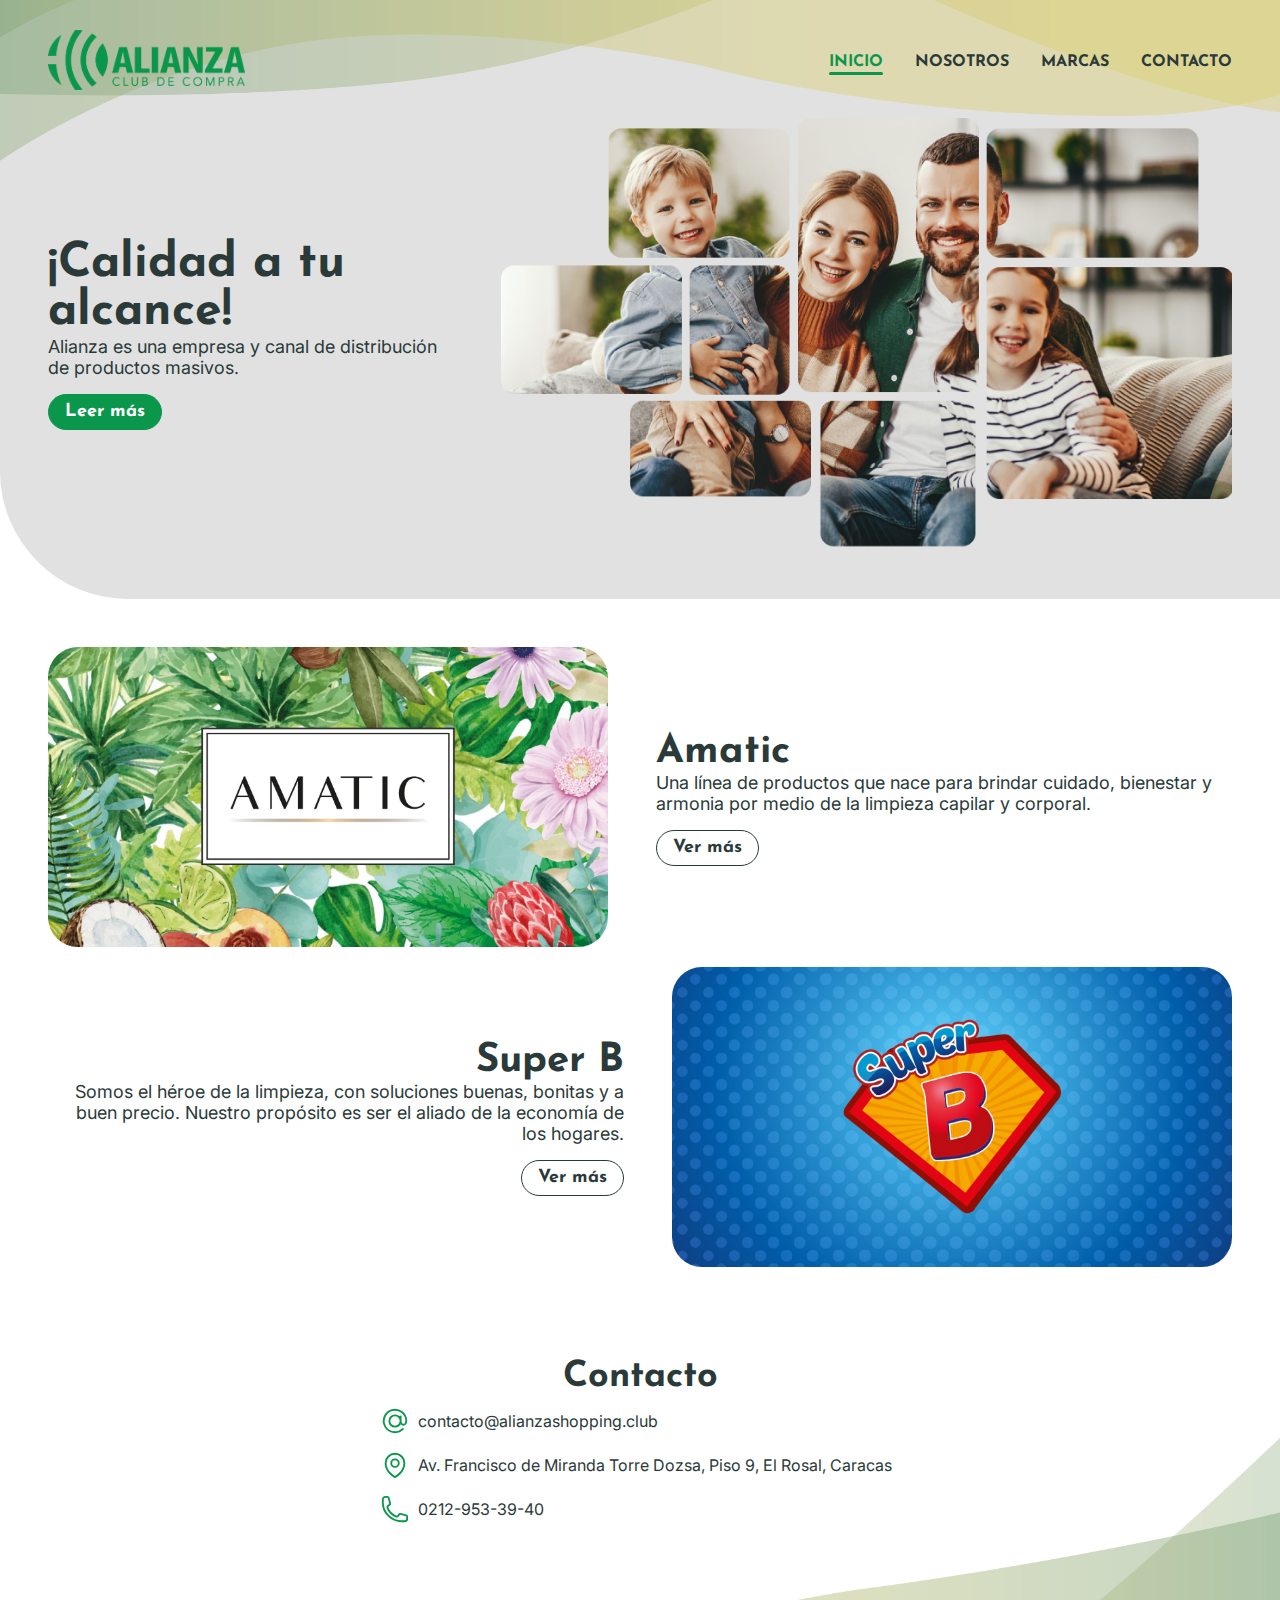
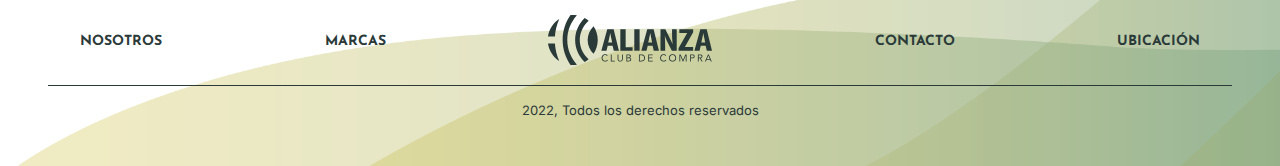
<file: index.html>
<!DOCTYPE html>
<html lang="es">

    <head>
        <meta charset="UTF-8" />
        <meta http-equiv="X-UA-Compatible" content="IE=edge" />
        <meta name="viewport" content="width=device-width, initial-scale=1.0" />
        <link rel="shortcut icon" href="assets/icon.ico" type="image/x-icon" />

        <!-- google fonts -->
        <link rel="preconnect" href="https://fonts.googleapis.com" />
        <link rel="preconnect" href="https://fonts.gstatic.com" crossorigin />
        <link
            href="https://fonts.googleapis.com/css2?family=Inter:wght@400;500;600;700&family=Josefin+Sans:wght@400;500;600;700&display=swap"
            rel="stylesheet" />

        <link rel="stylesheet" href="index.css" />
        <script src="index.js" defer></script>

        <title>Alianza | Club de Compra</title>
    </head>

    <body>
        <header>
            <nav class="container">
                <a href="./"><img src="assets/logo-alianza-color.png" alt="Logo de Alianza" /></a>
                <ul class="nav-links">
                    <li class="nav-item active-link">
                        <a href=".">Inicio</a>
                    </li>
                    <li class="nav-item">
                        <a href="./nosotros">Nosotros</a>
                    </li>
                    <li class="nav-item">
                        <a href="#marcas">Marcas</a>
                    </li>
                    <li class="nav-item">
                        <a href="#">Contacto</a>
                    </li>
                </ul>
                <div class="icon-bar">
                    <svg id="mobil-menu" xmlns="http://www.w3.org/2000/svg" fill="none" viewBox="0 0 24 24"
                        stroke-width="1.5" stroke="currentColor">
                        <path stroke-linecap="round" stroke-linejoin="round"
                            d="M3.75 6.75h16.5M3.75 12h16.5m-16.5 5.25h16.5" />
                    </svg>

                    <div class="mobile-dropdown">
                        <ul class="mobile-links">
                            <li class="mobile-link">
                                <a class="active-mobile-link" href=".">Inicio</a>
                            </li>
                            <li class="mobile-link">
                                <a href="./nosotros">Nosotros</a>
                            </li>
                            <li class="mobile-link">
                                <a href="#marcas">Marcas</a>
                            </li>
                            <li class="mobile-link">
                                <a href="#">Contacto</a>
                            </li>
                        </ul>
                    </div>
                </div>
            </nav>

            <section id="sobre-nosotros">
                <div class="container about-wrapper">
                    <div class="sobre-div">
                        <h1>¡Calidad a tu alcance!</h1>
                        <p>Alianza es una empresa y canal de distribución de productos masivos.
                        </p>
                        <a href="./nosotros"><button class="btn-show" id="leer-mas">Leer más</button></a>
                    </div>
                    <div class="img-div">
                        <img src="assets/header-img.png" alt="Header">
                    </div>
                </div>
            </section>
        </header>

        <main>
            <section class="container" id="marcas">
                <div id="amatic-section" class="header-item">
                    <div class="header-img">
                        <a href="./amatic/"><img src="assets/amatic-header.jpg" alt="Amatic" /></a>
                    </div>
                    <div class="header-text">
                        <h1>Amatic</h1>
                        <p>
                            Una línea de productos que nace para brindar cuidado, bienestar y
                            armonia por medio de la limpieza capilar y corporal.
                        </p>
                        <a href="./amatic/"><button class="btn-show">Ver más</button></a>
                    </div>
                </div>
                <div id="superb-section" class="header-item">
                    <div class="header-text">
                        <h1>Super B</h1>
                        <p>
                            Somos el héroe de la limpieza, con soluciones buenas, bonitas y a buen precio. Nuestro
                            propósito es ser el aliado de la economía de los hogares.
                        </p>
                        <a href="./superB/"><button class="btn-show">Ver más</button></a>
                    </div>
                    <div class="header-img">
                        <a href="./superB/"><img src="assets/superb-header.jpg" alt="SuperB" /></a>
                    </div>
                </div>
            </section>

            <section class="container" id="contacto">
                <div id="contacto-div">
                    <h2>Contacto</h2>
                    <div class="contact-wrapper">
                        <div class="container-info">
                            <svg xmlns="http://www.w3.org/2000/svg" fill="none" viewBox="0 0 24 24" stroke-width="1.5"
                                stroke="currentColor" class="svg-contact">
                                <path stroke-linecap="round"
                                    d="M16.5 12a4.5 4.5 0 11-9 0 4.5 4.5 0 019 0zm0 0c0 1.657 1.007 3 2.25 3S21 13.657 21 12a9 9 0 10-2.636 6.364M16.5 12V8.25" />
                            </svg>
                            <p><a class="email-link"
                                    href="mailto:contacto@alianzashopping.club">contacto@alianzashopping.club</a></p>
                        </div>
                        <div class="container-info">
                            <svg xmlns="http://www.w3.org/2000/svg" fill="none" viewBox="0 0 24 24" stroke-width="1.5"
                                stroke="currentColor" class="svg-contact">
                                <path stroke-linecap="round" stroke-linejoin="round"
                                    d="M15 10.5a3 3 0 11-6 0 3 3 0 016 0z" />
                                <path stroke-linecap="round" stroke-linejoin="round"
                                    d="M19.5 10.5c0 7.142-7.5 11.25-7.5 11.25S4.5 17.642 4.5 10.5a7.5 7.5 0 1115 0z" />
                            </svg>
                            <p>
                                Av. Francisco de Miranda Torre Dozsa, Piso 9, El Rosal, Caracas
                            </p>
                        </div>
                        <div class="container-info">
                            <svg xmlns="http://www.w3.org/2000/svg" fill="none" viewBox="0 0 24 24" stroke-width="1.5"
                                stroke="currentColor" class="svg-contact">
                                <path stroke-linecap="round" stroke-linejoin="round"
                                    d="M2.25 6.75c0 8.284 6.716 15 15 15h2.25a2.25 2.25 0 002.25-2.25v-1.372c0-.516-.351-.966-.852-1.091l-4.423-1.106c-.44-.11-.902.055-1.173.417l-.97 1.293c-.282.376-.769.542-1.21.38a12.035 12.035 0 01-7.143-7.143c-.162-.441.004-.928.38-1.21l1.293-.97c.363-.271.527-.734.417-1.173L6.963 3.102a1.125 1.125 0 00-1.091-.852H4.5A2.25 2.25 0 002.25 4.5v2.25z" />
                            </svg>
                            <p>0212-953-39-40</p>
                        </div>
                    </div>
                </div>
            </section>
        </main>

        <footer class="container">
            <div class="footer-div">
                <div class="footer-links">
                    <a href="./nosotros" class="footer-link">Nosotros</a>
                    <a href="#marcas" class="footer-link">Marcas</a>
                    <a class="footer-img-a" href="./"><img class="footer-img" src="assets/logo-alianza.svg"
                            alt="Logo de Alianza" /></a>
                    <a href="#" class="footer-link">Contacto</a>
                    <a href="https://goo.gl/maps/fF35Xo7pia8VmpTc6" class="footer-link" target="_blank">Ubicación</a>
                </div>
                <hr>
                <p>2022, Todos los derechos reservados</p>
            </div>
        </footer>
    </body>

</html>
</file>
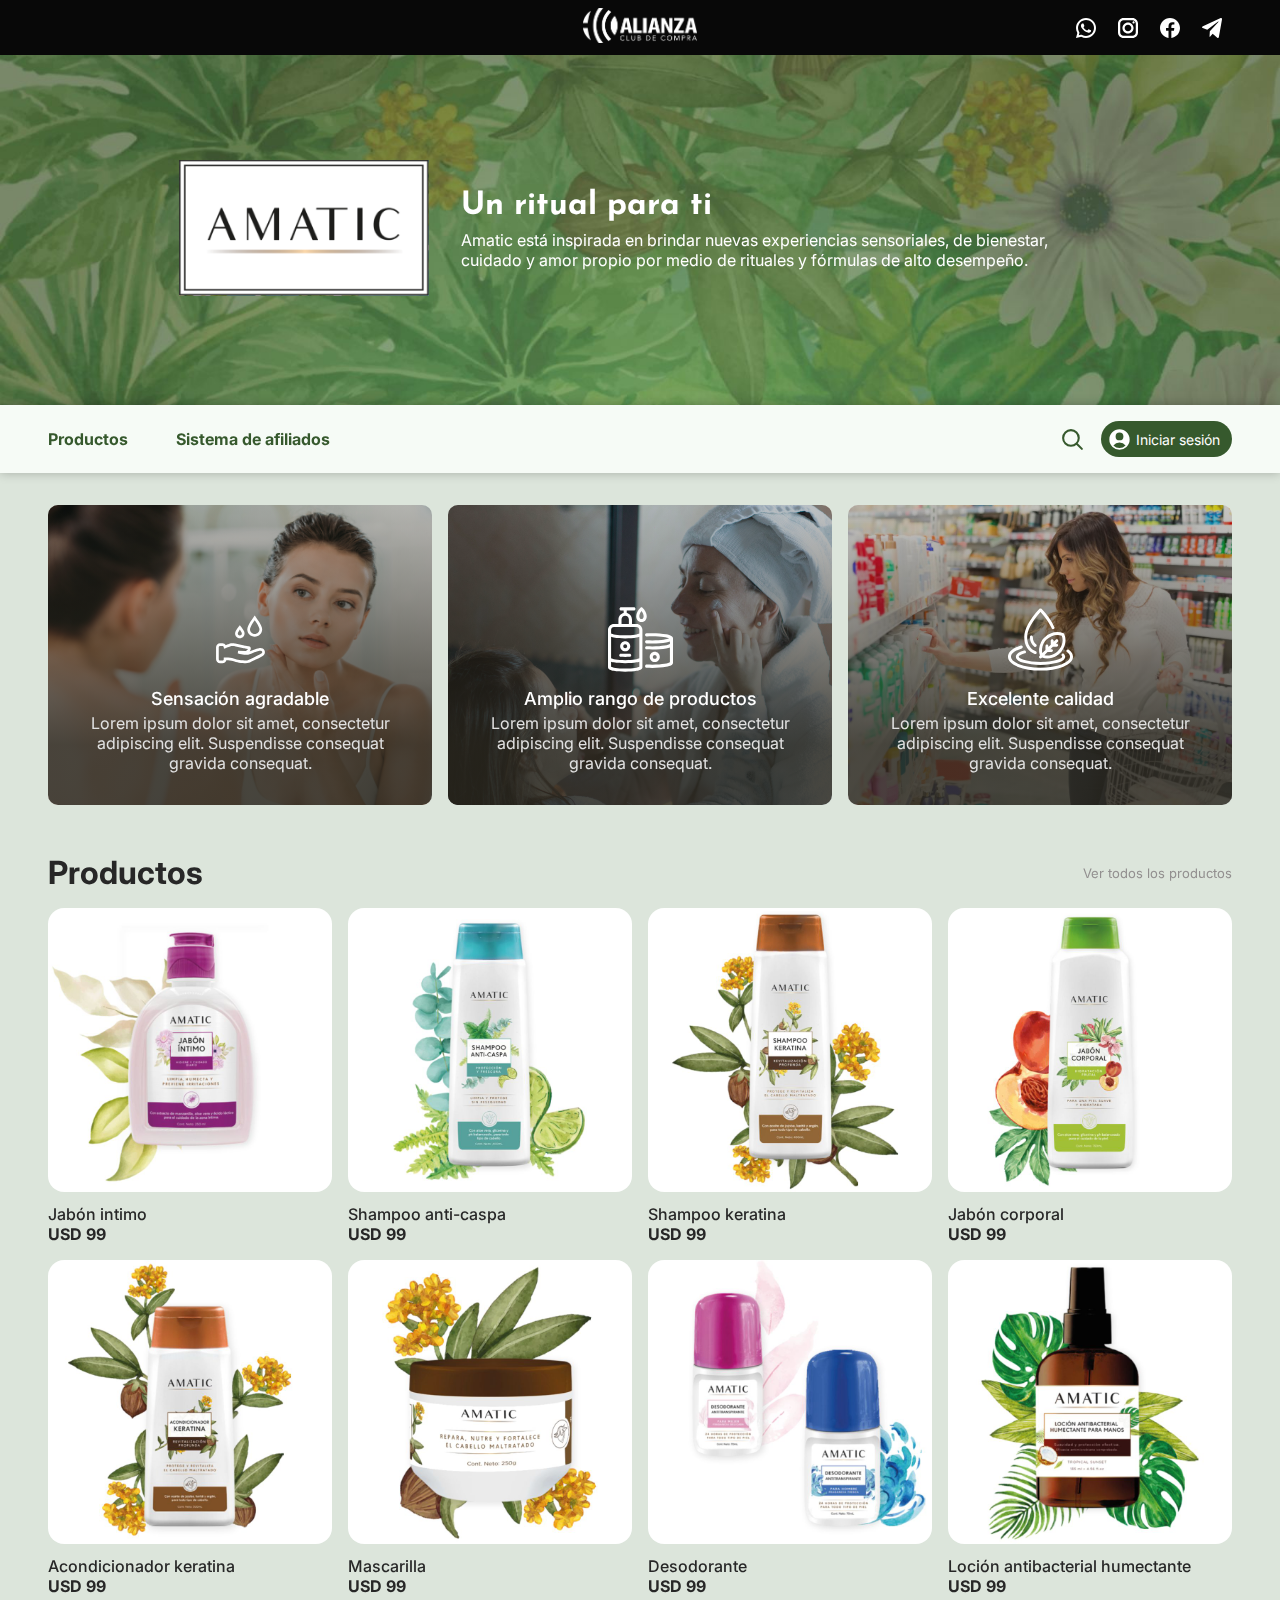
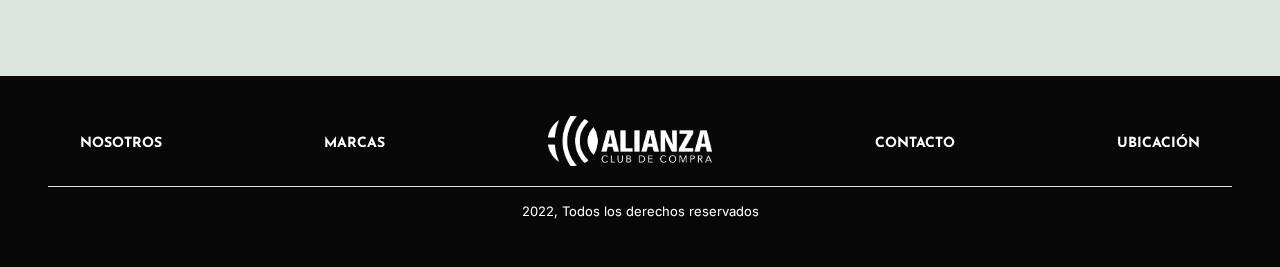
<file: amatic/index.html>
<!DOCTYPE html>
<html lang="es">

    <head>
        <meta charset="UTF-8" />
        <meta http-equiv="X-UA-Compatible" content="IE=edge" />
        <meta name="viewport" content="width=device-width, initial-scale=1.0" />
        <link rel="shortcut icon" href="../assets/icon.ico" type="image/x-icon" />

        <!-- google fonts -->
        <link rel="preconnect" href="https://fonts.googleapis.com" />
        <link rel="preconnect" href="https://fonts.gstatic.com" crossorigin />
        <link
            href="https://fonts.googleapis.com/css2?family=Inter:wght@400;500;600;700&family=Josefin+Sans:wght@400;500;600;700&display=swap"
            rel="stylesheet" />

        <link rel="stylesheet" href="index.css" />
        <script src="index.js" defer></script>

        <title>Amatic | Alianza</title>
    </head>


    <body>
        <nav class="nav-wrapper">
            <div class="container" id="bar-alianza">
                <a href="../"><img src="../assets/logo-alianza-blanco.png" alt=""></a>
                <div id="redes-nav">
                    <div class="social-icons">
                        <a href="">
                            <svg width="20" height="20" viewBox="0 0 20 20" fill="none"
                                xmlns="http://www.w3.org/2000/svg">
                                <path
                                    d="M10.0127 0C4.50616 0 0.0234867 4.47837 0.0214865 9.98438C0.0204864 11.7444 0.481516 13.4626 1.3556 14.9766L0 20L5.23293 18.7637C6.69207 19.5597 8.33467 19.9775 10.0068 19.9785H10.0107C15.5163 19.9785 19.997 15.4991 20 9.99414C20.002 7.32514 18.964 4.81573 17.0778 2.92773C15.1917 1.04073 12.685 0.001 10.0127 0ZM10.0107 2C12.1469 2.001 14.1545 2.8338 15.6636 4.3418C17.1728 5.8518 18.0018 7.85819 17.9998 9.99219C17.9978 14.3962 14.4152 17.9785 10.0088 17.9785C8.67566 17.9775 7.35512 17.6428 6.19201 17.0078L5.51812 16.6406L4.7739 16.8164L2.80496 17.2812L3.28548 15.4961L3.50229 14.6953L3.08819 13.9766C2.39012 12.7686 2.02068 11.3874 2.02168 9.98438C2.02368 5.58238 5.60731 2 10.0107 2ZM6.47719 5.375C6.31018 5.375 6.04014 5.4375 5.81111 5.6875C5.58209 5.9365 4.93603 6.53958 4.93603 7.76758C4.93603 8.99558 5.83065 10.1826 5.95566 10.3496C6.07967 10.5156 7.6825 13.1152 10.2197 14.1152C12.328 14.9462 12.7561 14.7822 13.2142 14.7402C13.6722 14.6992 14.6919 14.1377 14.8999 13.5547C15.1079 12.9717 15.1084 12.4702 15.0464 12.3672C14.9844 12.2632 14.8179 12.2012 14.5678 12.0762C14.3188 11.9512 13.0916 11.3486 12.8626 11.2656C12.6336 11.1826 12.466 11.1406 12.3 11.3906C12.134 11.6406 11.6569 12.2012 11.5109 12.3672C11.3649 12.5342 11.2198 12.5566 10.9698 12.4316C10.7198 12.3056 9.91591 12.0414 8.96181 11.1914C8.21974 10.5304 7.71902 9.71484 7.573 9.46484C7.42799 9.21584 7.55933 9.07908 7.68434 8.95508C7.79635 8.84308 7.93241 8.66358 8.05743 8.51758C8.18144 8.37158 8.22444 8.26756 8.30745 8.10156C8.39046 7.93556 8.34797 7.78906 8.28596 7.66406C8.22396 7.53906 7.73838 6.3065 7.51636 5.8125C7.32934 5.3975 7.13182 5.38786 6.9538 5.38086C6.80879 5.37486 6.64321 5.375 6.47719 5.375Z"
                                    fill="white" />
                            </svg>
                        </a>
                    </div>
                    <div class="social-icons">
                        <a href="">
                            <svg width="20" height="20" viewBox="0 0 20 20" fill="none"
                                xmlns="http://www.w3.org/2000/svg">
                                <path
                                    d="M5.55556 0C2.49222 0 0 2.49222 0 5.55556V14.4444C0 17.5078 2.49222 20 5.55556 20H14.4444C17.5078 20 20 17.5078 20 14.4444V5.55556C20 2.49222 17.5078 0 14.4444 0H5.55556ZM5.55556 2.22222H14.4444C16.2822 2.22222 17.7778 3.71778 17.7778 5.55556V14.4444C17.7778 16.2822 16.2822 17.7778 14.4444 17.7778H5.55556C3.71778 17.7778 2.22222 16.2822 2.22222 14.4444V5.55556C2.22222 3.71778 3.71778 2.22222 5.55556 2.22222ZM15.5556 3.33333C15.2609 3.33333 14.9783 3.4504 14.7699 3.65877C14.5615 3.86714 14.4444 4.14976 14.4444 4.44444C14.4444 4.73913 14.5615 5.02174 14.7699 5.23012C14.9783 5.43849 15.2609 5.55556 15.5556 5.55556C15.8502 5.55556 16.1329 5.43849 16.3412 5.23012C16.5496 5.02174 16.6667 4.73913 16.6667 4.44444C16.6667 4.14976 16.5496 3.86714 16.3412 3.65877C16.1329 3.4504 15.8502 3.33333 15.5556 3.33333ZM10 4.44444C6.93667 4.44444 4.44444 6.93667 4.44444 10C4.44444 13.0633 6.93667 15.5556 10 15.5556C13.0633 15.5556 15.5556 13.0633 15.5556 10C15.5556 6.93667 13.0633 4.44444 10 4.44444ZM10 6.66667C11.8378 6.66667 13.3333 8.16222 13.3333 10C13.3333 11.8378 11.8378 13.3333 10 13.3333C8.16222 13.3333 6.66667 11.8378 6.66667 10C6.66667 8.16222 8.16222 6.66667 10 6.66667Z"
                                    fill="white" />
                            </svg>
                        </a>
                    </div>
                    <div class="social-icons">
                        <a href="">
                            <svg width="20" height="20" viewBox="0 0 20 20" fill="none"
                                xmlns="http://www.w3.org/2000/svg">
                                <path
                                    d="M10 0C4.4775 0 0 4.50057 0 10.0515C0 15.0907 3.69333 19.252 8.505 19.9791V12.7152H6.03083V10.0733H8.505V8.31511C8.505 5.40436 9.91583 4.12698 12.3225 4.12698C13.475 4.12698 14.085 4.21326 14.3733 4.25179V6.55778H12.7317C11.71 6.55778 11.3533 7.53193 11.3533 8.62922V10.0733H14.3475L13.9417 12.7152H11.3533V20C16.2342 19.3349 20 15.1401 20 10.0515C20 4.50057 15.5225 0 10 0Z"
                                    fill="white" />
                            </svg>
                        </a>
                    </div>
                    <div class="social-icons">
                        <a href="">
                            <svg width="20" height="20" viewBox="0 0 20 20" fill="none"
                                xmlns="http://www.w3.org/2000/svg">
                                <path
                                    d="M19.943 1.82074L16.9249 18.7927C16.6972 19.9905 16.1034 20.2887 15.2596 19.7244L10.6609 15.6837L8.44199 18.2284C8.19643 18.5212 7.99105 18.7661 7.5178 18.7661L7.84819 13.1815L16.3713 3.99813C16.7418 3.60418 16.2909 3.38591 15.7953 3.77986L5.25867 11.6909L0.72255 9.99795C-0.264145 9.63061 -0.282004 8.82141 0.927925 8.2571L18.6706 0.106506C19.4921 -0.26083 20.2109 0.324778 19.943 1.82074V1.82074Z"
                                    fill="white" />
                            </svg>
                        </a>
                    </div>
                </div>
            </div>
        </nav>

        <div class="icon-bar">
            <svg id="mobil-menu" xmlns="http://www.w3.org/2000/svg" fill="none" viewBox="0 0 24 24" stroke-width="1.5"
                stroke="currentColor">
                <path stroke-linecap="round" stroke-linejoin="round" d="M3.75 6.75h16.5M3.75 12h16.5m-16.5 5.25h16.5" />
            </svg>

            <div class="mobile-dropdown">
                <ul class="mobile-links">
                    <li class="mobile-link">
                        <a href="#">Productos</a>
                    </li>
                    <li class="mobile-link">
                        <a href="#">Quiénes somos</a>
                    </li>
                    <li class="mobile-link">
                        <a href="#">Contacto</a>
                    </li>
                    <li class="mobile-link">
                        <a href="#"><svg class="search-svg" xmlns="http://www.w3.org/2000/svg" fill="none"
                                viewBox="0 0 24 24" stroke-width="2" stroke="currentColor">
                                <path stroke-linecap="round" stroke-linejoin="round"
                                    d="M21 21l-5.197-5.197m0 0A7.5 7.5 0 105.196 5.196a7.5 7.5 0 0010.607 10.607z" />
                            </svg></a>
                    </li>
                </ul>
            </div>
        </div>

        <main>
            <section class="header">
                <div class="container" id="main-header">
                    <div>
                        <div class="header-img">
                            <img src="assets/amatic-logo.png" alt="Amatic Logo">
                        </div>
                        <div class="header-text">
                            <h2>
                                Un ritual para ti
                            </h2>
                            <p>
                                Amatic está inspirada en brindar nuevas experiencias sensoriales, de bienestar, cuidado
                                y amor propio por medio de rituales y fórmulas de alto desempeño.
                            </p>
                        </div>
                    </div>
            </section>

            <nav class="second-nav-wrapper">
                <div class="container second-nav">
                    <div class="second-nav-links">
                        <h3>Productos</h3>
                        <h3>Sistema de afiliados</h3>
                    </div>
                    <div class="second-nav-links links-right">
                        <svg class="search-svg" xmlns="http://www.w3.org/2000/svg" fill="none" viewBox="0 0 24 24"
                            stroke-width="2" stroke="currentColor">
                            <path stroke-linecap="round" stroke-linejoin="round"
                                d="M21 21l-5.197-5.197m0 0A7.5 7.5 0 105.196 5.196a7.5 7.5 0 0010.607 10.607z" />
                        </svg>
                        <a href="#">
                            <div class="iniciar-sesion-btn">
                                <svg xmlns="http://www.w3.org/2000/svg" viewBox="0 0 24 24" fill="currentColor">
                                    <path fill-rule="evenodd"
                                        d="M18.685 19.097A9.723 9.723 0 0021.75 12c0-5.385-4.365-9.75-9.75-9.75S2.25 6.615 2.25 12a9.723 9.723 0 003.065 7.097A9.716 9.716 0 0012 21.75a9.716 9.716 0 006.685-2.653zm-12.54-1.285A7.486 7.486 0 0112 15a7.486 7.486 0 015.855 2.812A8.224 8.224 0 0112 20.25a8.224 8.224 0 01-5.855-2.438zM15.75 9a3.75 3.75 0 11-7.5 0 3.75 3.75 0 017.5 0z"
                                        clip-rule="evenodd" />
                                </svg>
                                <p>Iniciar sesión</p>
                            </div>
                        </a>
                    </div>
                </div>
            </nav>

            <section id="about" class="container">
                <div class="about">
                    <div class="about-item">
                        <div class="about-text">
                            <img src="assets/svg-1.svg" alt="">
                            <p class="about-title">Sensación agradable</p>
                            <p class="about-info">Lorem ipsum dolor sit amet, consectetur adipiscing elit. Suspendisse
                                consequat gravida consequat.</p>
                        </div>
                    </div>
                    <div class="about-item">
                        <div class="about-text">
                            <img src="assets/svg-2.svg" alt="">
                            <p class="about-title">Amplio rango de productos</p>
                            <p class="about-info">Lorem ipsum dolor sit amet, consectetur adipiscing elit. Suspendisse
                                consequat gravida consequat.</p>
                        </div>
                    </div>
                    <div class="about-item">
                        <div class="about-text">
                            <img src="assets/svg-3.svg" alt="">
                            <p class="about-title">Excelente calidad</p>
                            <p class="about-info">Lorem ipsum dolor sit amet, consectetur adipiscing elit. Suspendisse
                                consequat gravida consequat.</p>
                        </div>
                    </div>
                </div>
            </section>

            <section id="categorias" class="container">
                <div id="pro-text">
                    <h1>Productos</h1>
                    <h4>Ver todos los productos</h4>
                </div>
                <div id="container-pro">
                    <div>
                        <a href="placeholder"><img class="img-pro" src="assets/pro-1.png" alt=""></a>
                        <p>Jabón intimo</p>
                        <p class="precio">USD 99</p>
                    </div>
                    <div>
                        <a href="placeholder"><img class="img-pro" src="assets/pro-2.png" alt=""></a>
                        <p>Shampoo anti-caspa</p>
                        <p class="precio">USD 99</p>
                    </div>
                    <div>
                        <a href="placeholder"><img class="img-pro" src="assets/pro-3.png" alt=""></a>
                        <p>Shampoo keratina</p>
                        <p class="precio">USD 99</p>
                    </div>
                    <div>
                        <a href="placeholder"><img class="img-pro" src="assets/pro-4.png" alt=""></a>
                        <p>Jabón corporal</p>
                        <p class="precio">USD 99</p>
                    </div>
                    <div>
                        <a href="placeholder"><img class="img-pro" src="assets/pro-5.png" alt=""></a>
                        <p>Acondicionador keratina</p>
                        <p class="precio">USD 99</p>
                    </div>
                    <div>
                        <a href="placeholder"><img class="img-pro" src="assets/pro-6.png" alt=""></a>
                        <p>Mascarilla</p>
                        <p class="precio">USD 99</p>
                    </div>
                    <div>
                        <a href="placeholder"><img class="img-pro" src="assets/pro-7.png" alt=""></a>
                        <p>Desodorante</p>
                        <p class="precio">USD 99</p>
                    </div>
                    <div>
                        <a href="placeholder"><img class="img-pro" src="assets/pro-8.png" alt=""></a>
                        <p>Loción antibacterial humectante</p>
                        <p class="precio">USD 99</p>
                    </div>
                </div>
            </section>
        </main>

        <footer>
            <div class="footer-div container">
                <div class="footer-links">
                    <a href="../nosotros" class="footer-link">Nosotros</a>
                    <a href="../#marcas" class="footer-link">Marcas</a>
                    <a class="footer-img-a" href="../"><img class="footer-img" src="../assets/logo-alianza-blanco.png"
                            alt="Logo de Alianza" /></a>
                    <a href="#" class="footer-link">Contacto</a>
                    <a href="https://goo.gl/maps/fF35Xo7pia8VmpTc6" class="footer-link" target="_blank">Ubicación</a>
                </div>
                <hr>
                <p>2022, Todos los derechos reservados</p>
            </div>
        </footer>
    </body>

</html>
</file>
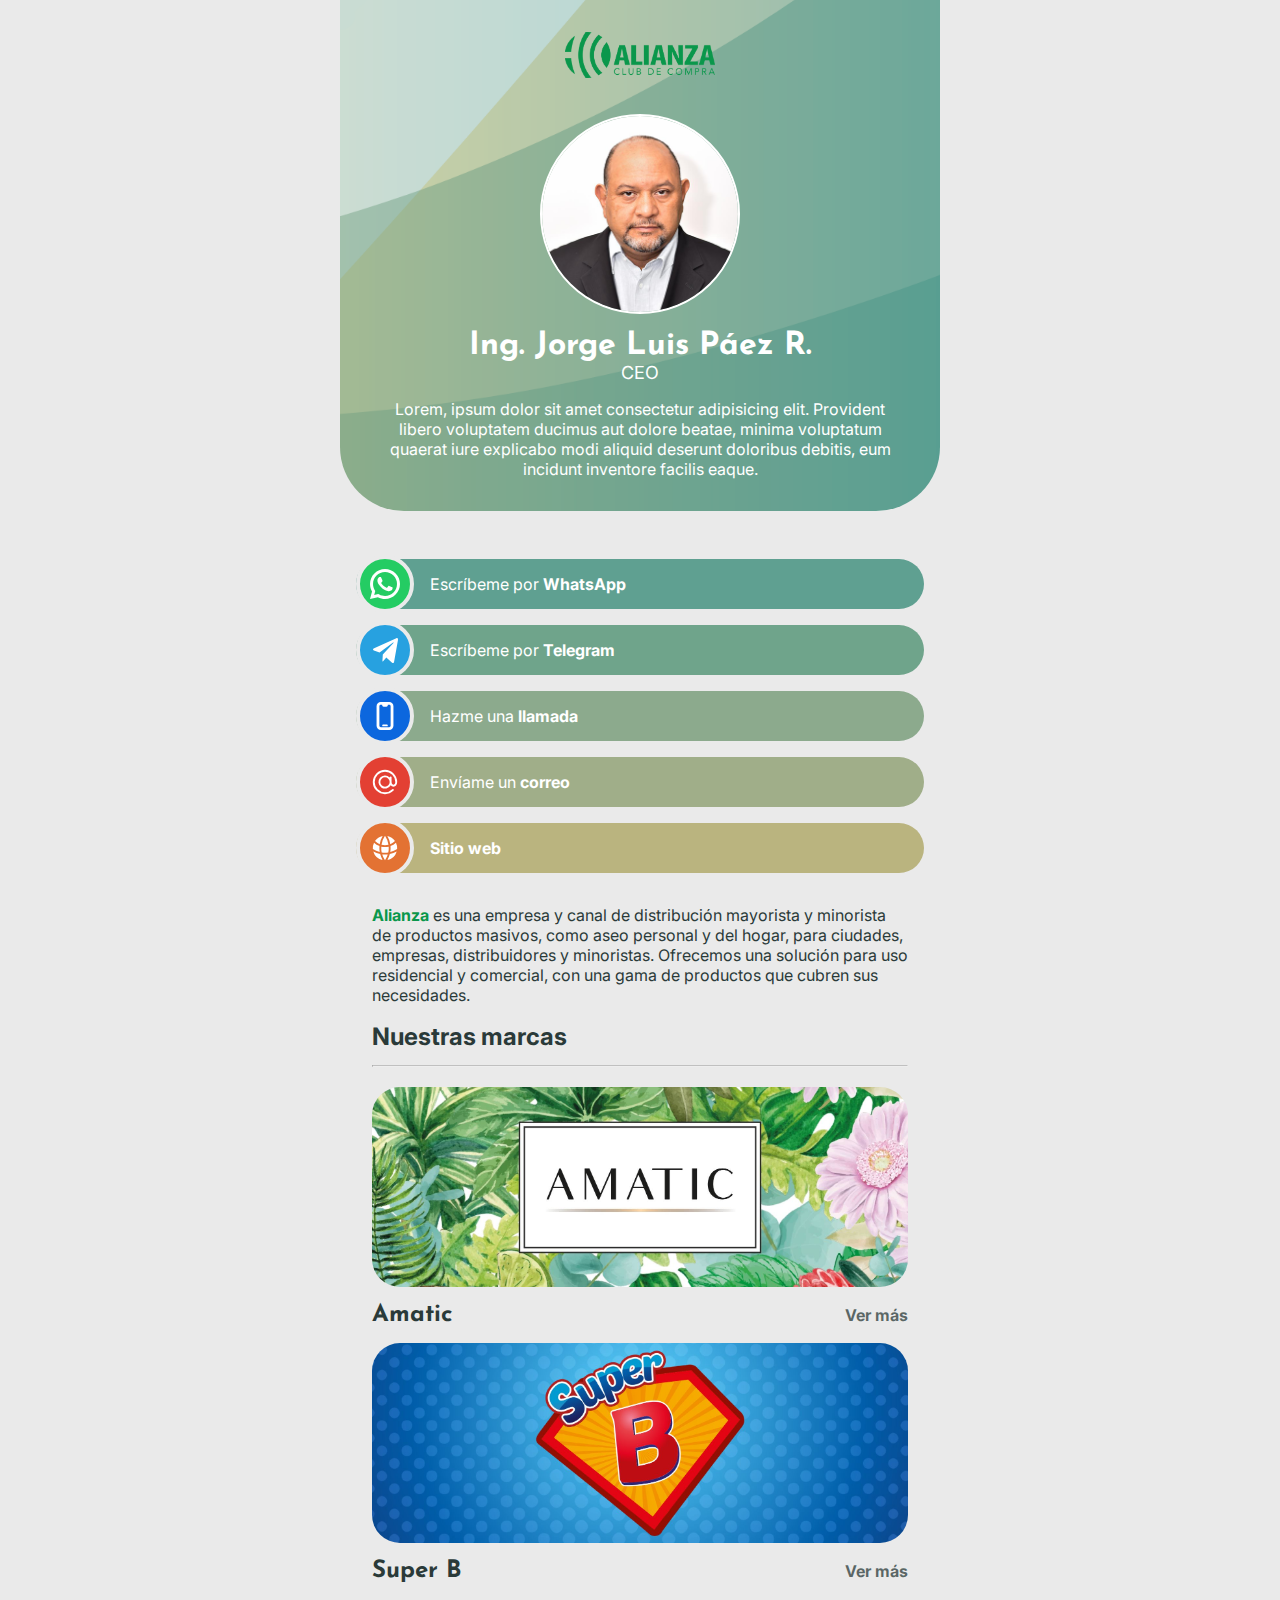
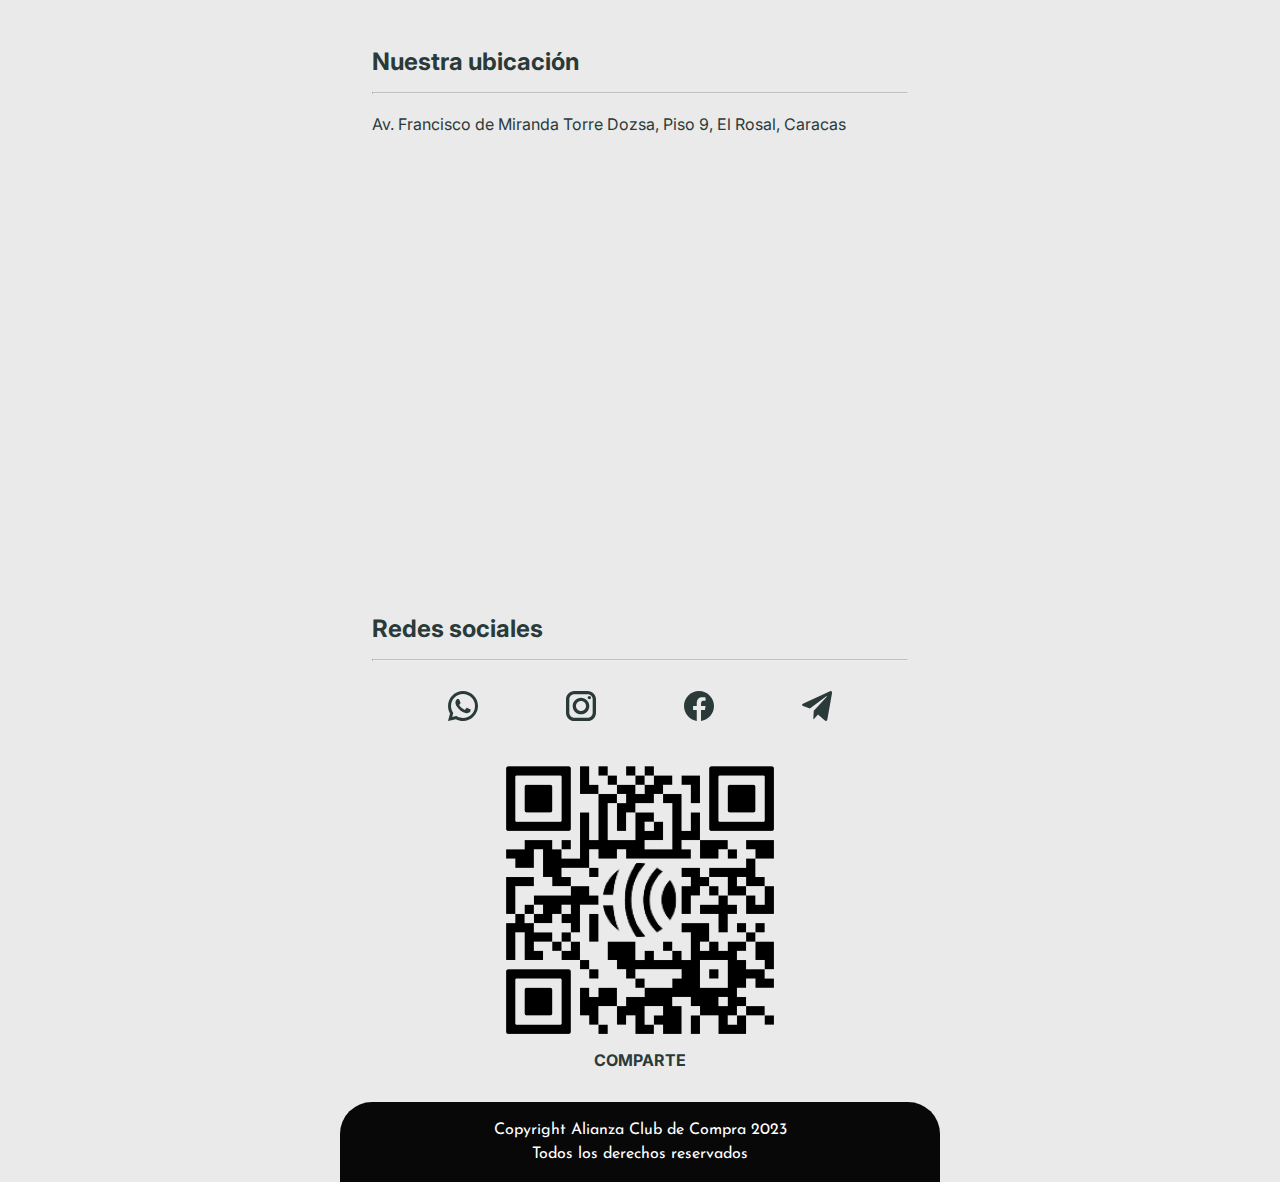
<file: jorgepaez/index.html>
<!DOCTYPE html>
<html lang="es">

    <head>
        <meta charset="UTF-8" />
        <meta http-equiv="X-UA-Compatible" content="IE=edge" />
        <meta name="viewport" content="width=device-width, initial-scale=1.0" />
        <link rel="shortcut icon" href="../assets/icon.ico" type="image/x-icon" />

        <!-- google fonts -->
        <link rel="preconnect" href="https://fonts.googleapis.com" />
        <link rel="preconnect" href="https://fonts.gstatic.com" crossorigin />
        <link
            href="https://fonts.googleapis.com/css2?family=Inter:wght@400;500;600;700&family=Josefin+Sans:wght@400;500;600;700&display=swap"
            rel="stylesheet" />

        <link rel="stylesheet" href="index.css" />

        <title>Ing. Jorge Luis Páez R. | Alianza</title>
    </head>

    <body>
        <section>
            <div id="headline">
                <a href="../"><img class="alianza-logo" src="../assets/logo-alianza-color.png" alt=""></a>
                <img class="persona-img" src="assets/jorge-img.png" alt="">
                <div class="info">
                    <h1>Ing. Jorge Luis Páez R.</h1>
                    <h2>CEO</h2>
                </div>
                <p>Lorem, ipsum dolor sit amet consectetur adipisicing elit. Provident libero voluptatem ducimus aut
                    dolore
                    beatae, minima voluptatum quaerat iure explicabo modi aliquid deserunt doloribus debitis, eum
                    incidunt
                    inventore facilis eaque.</p>
            </div>
        </section>

        <section>
            <div class="redes-sociales">
                <a href="#">
                    <div class="red-social">
                        <div class="icon-social">
                            <svg viewBox="0 0 20 20" fill="none" xmlns="http://www.w3.org/2000/svg">
                                <path
                                    d="M10.0127 0C4.50616 0 0.0234867 4.47837 0.0214865 9.98438C0.0204864 11.7444 0.481516 13.4626 1.3556 14.9766L0 20L5.23293 18.7637C6.69207 19.5597 8.33467 19.9775 10.0068 19.9785H10.0107C15.5163 19.9785 19.997 15.4991 20 9.99414C20.002 7.32514 18.964 4.81573 17.0778 2.92773C15.1917 1.04073 12.685 0.001 10.0127 0ZM10.0107 2C12.1469 2.001 14.1545 2.8338 15.6636 4.3418C17.1728 5.8518 18.0018 7.85819 17.9998 9.99219C17.9978 14.3962 14.4152 17.9785 10.0088 17.9785C8.67566 17.9775 7.35512 17.6428 6.19201 17.0078L5.51812 16.6406L4.7739 16.8164L2.80496 17.2812L3.28548 15.4961L3.50229 14.6953L3.08819 13.9766C2.39012 12.7686 2.02068 11.3874 2.02168 9.98438C2.02368 5.58238 5.60731 2 10.0107 2ZM6.47719 5.375C6.31018 5.375 6.04014 5.4375 5.81111 5.6875C5.58209 5.9365 4.93603 6.53958 4.93603 7.76758C4.93603 8.99558 5.83065 10.1826 5.95566 10.3496C6.07967 10.5156 7.6825 13.1152 10.2197 14.1152C12.328 14.9462 12.7561 14.7822 13.2142 14.7402C13.6722 14.6992 14.6919 14.1377 14.8999 13.5547C15.1079 12.9717 15.1084 12.4702 15.0464 12.3672C14.9844 12.2632 14.8179 12.2012 14.5678 12.0762C14.3188 11.9512 13.0916 11.3486 12.8626 11.2656C12.6336 11.1826 12.466 11.1406 12.3 11.3906C12.134 11.6406 11.6569 12.2012 11.5109 12.3672C11.3649 12.5342 11.2198 12.5566 10.9698 12.4316C10.7198 12.3056 9.91591 12.0414 8.96181 11.1914C8.21974 10.5304 7.71902 9.71484 7.573 9.46484C7.42799 9.21584 7.55933 9.07908 7.68434 8.95508C7.79635 8.84308 7.93241 8.66358 8.05743 8.51758C8.18144 8.37158 8.22444 8.26756 8.30745 8.10156C8.39046 7.93556 8.34797 7.78906 8.28596 7.66406C8.22396 7.53906 7.73838 6.3065 7.51636 5.8125C7.32934 5.3975 7.13182 5.38786 6.9538 5.38086C6.80879 5.37486 6.64321 5.375 6.47719 5.375Z"
                                    fill="white"></path>
                            </svg>
                        </div>
                        <p>
                            Escríbeme por <strong>WhatsApp</strong>
                        </p>
                    </div>
                </a>
                <a href="#">
                    <div class="red-social">
                        <div class="icon-social">
                            <svg viewBox="0 0 20 20" fill="none" xmlns="http://www.w3.org/2000/svg">
                                <path
                                    d="M19.943 1.82074L16.9249 18.7927C16.6972 19.9905 16.1034 20.2887 15.2596 19.7244L10.6609 15.6837L8.44199 18.2284C8.19643 18.5212 7.99105 18.7661 7.5178 18.7661L7.84819 13.1815L16.3713 3.99813C16.7418 3.60418 16.2909 3.38591 15.7953 3.77986L5.25867 11.6909L0.72255 9.99795C-0.264145 9.63061 -0.282004 8.82141 0.927925 8.2571L18.6706 0.106506C19.4921 -0.26083 20.2109 0.324778 19.943 1.82074V1.82074Z"
                                    fill="white"></path>
                            </svg>
                        </div>
                        <p>
                            Escríbeme por <strong>Telegram</strong>
                        </p>
                    </div>
                </a>
                <a href="#">
                    <div class="red-social">
                        <div class="icon-social">
                            <svg xmlns="http://www.w3.org/2000/svg" viewBox="0 0 24 24" fill="currentColor">
                                <path d="M10.5 18.75a.75.75 0 000 1.5h3a.75.75 0 000-1.5h-3z" />
                                <path fill-rule="evenodd"
                                    d="M8.625.75A3.375 3.375 0 005.25 4.125v15.75a3.375 3.375 0 003.375 3.375h6.75a3.375 3.375 0 003.375-3.375V4.125A3.375 3.375 0 0015.375.75h-6.75zM7.5 4.125C7.5 3.504 8.004 3 8.625 3H9.75v.375c0 .621.504 1.125 1.125 1.125h2.25c.621 0 1.125-.504 1.125-1.125V3h1.125c.621 0 1.125.504 1.125 1.125v15.75c0 .621-.504 1.125-1.125 1.125h-6.75A1.125 1.125 0 017.5 19.875V4.125z"
                                    clip-rule="evenodd" />
                            </svg>
                        </div>
                        <p>
                            Hazme una <strong>llamada</strong>
                        </p>
                    </div>
                </a>
                <a href="#">
                    <div class="red-social">
                        <div class="icon-social">
                            <svg xmlns="http://www.w3.org/2000/svg" viewBox="0 0 24 24" fill="currentColor">
                                <path fill-rule="evenodd"
                                    d="M17.834 6.166a8.25 8.25 0 100 11.668.75.75 0 011.06 1.06c-3.807 3.808-9.98 3.808-13.788 0-3.808-3.807-3.808-9.98 0-13.788 3.807-3.808 9.98-3.808 13.788 0A9.722 9.722 0 0121.75 12c0 .975-.296 1.887-.809 2.571-.514.685-1.28 1.179-2.191 1.179-.904 0-1.666-.487-2.18-1.164a5.25 5.25 0 11-.82-6.26V8.25a.75.75 0 011.5 0V12c0 .682.208 1.27.509 1.671.3.401.659.579.991.579.332 0 .69-.178.991-.579.3-.4.509-.99.509-1.671a8.222 8.222 0 00-2.416-5.834zM15.75 12a3.75 3.75 0 10-7.5 0 3.75 3.75 0 007.5 0z"
                                    clip-rule="evenodd" />
                            </svg>
                        </div>
                        <p>
                            Envíame un <strong>correo</strong>
                        </p>
                    </div>
                </a>
                <a href="#">
                    <div class="red-social">
                        <div class="icon-social">
                            <svg xmlns="http://www.w3.org/2000/svg" viewBox="0 0 24 24" fill="currentColor">
                                <path
                                    d="M21.721 12.752a9.711 9.711 0 00-.945-5.003 12.754 12.754 0 01-4.339 2.708 18.991 18.991 0 01-.214 4.772 17.165 17.165 0 005.498-2.477zM14.634 15.55a17.324 17.324 0 00.332-4.647c-.952.227-1.945.347-2.966.347-1.021 0-2.014-.12-2.966-.347a17.515 17.515 0 00.332 4.647 17.385 17.385 0 005.268 0zM9.772 17.119a18.963 18.963 0 004.456 0A17.182 17.182 0 0112 21.724a17.18 17.18 0 01-2.228-4.605zM7.777 15.23a18.87 18.87 0 01-.214-4.774 12.753 12.753 0 01-4.34-2.708 9.711 9.711 0 00-.944 5.004 17.165 17.165 0 005.498 2.477zM21.356 14.752a9.765 9.765 0 01-7.478 6.817 18.64 18.64 0 001.988-4.718 18.627 18.627 0 005.49-2.098zM2.644 14.752c1.682.971 3.53 1.688 5.49 2.099a18.64 18.64 0 001.988 4.718 9.765 9.765 0 01-7.478-6.816zM13.878 2.43a9.755 9.755 0 016.116 3.986 11.267 11.267 0 01-3.746 2.504 18.63 18.63 0 00-2.37-6.49zM12 2.276a17.152 17.152 0 012.805 7.121c-.897.23-1.837.353-2.805.353-.968 0-1.908-.122-2.805-.353A17.151 17.151 0 0112 2.276zM10.122 2.43a18.629 18.629 0 00-2.37 6.49 11.266 11.266 0 01-3.746-2.504 9.754 9.754 0 016.116-3.985z" />
                            </svg>
                        </div>
                        <p>
                            <strong>Sitio web</strong>
                        </p>
                    </div>
                </a>
            </div>
        </section>

        <section id="marcas">
            <p><span>Alianza</span> es una empresa y canal de distribución mayorista y minorista de productos masivos,
                como aseo
                personal y del hogar, para ciudades, empresas, distribuidores y minoristas. Ofrecemos una solución para
                uso residencial y comercial, con una gama de productos que cubren sus necesidades.</p>
            <h2>
                Nuestras marcas
            </h2>
            <hr>
            <div id="marcas-container">
                <div class="marcas-verMas">
                    <a href="../amatic/">
                        <img class="marcas-img" src="../assets/amatic-header.jpg" alt="">
                    </a>
                    <div class="ver-mas">
                        <h2>Amatic</h2>
                        <a href="../amatic/">
                            <h3 id="h3-amatic">Ver más</h3>
                        </a>
                    </div>
                </div>
                <div class="marcas-verMas">
                    <a href="../superB/">
                        <img class="marcas-img" src="../assets/superb-header.jpg" alt="">
                    </a>
                    <div class="ver-mas">
                        <h2>Super B</h2>
                        <a href="../superB/">
                            <h3 id="h3-superB">Ver más</h3>
                        </a>
                    </div>
                </div>
            </div>
        </section>

        <section id="ubicacion">
            <h2>
                Nuestra ubicación
            </h2>
            <hr>
            <p>Av. Francisco de Miranda Torre Dozsa, Piso 9, El Rosal, Caracas</p>
            <div class="mapouter">
                <div class="gmap_canvas"><iframe width="100%" height="400" id="gmap_canvas"
                        src="https://www.google.com/maps/embed?pb=!1m18!1m12!1m3!1d3923.128644979539!2d-66.86787428520167!3d10.490523692515888!2m3!1f0!2f0!3f0!3m2!1i1024!2i768!4f13.1!3m3!1m2!1s0x8c2a58fce5047e0f%3A0xf30a4cbbf47f4f74!2sTorre%20Dozsa%2C%20Avenida%20Francisco%20de%20Miranda%2C%20Caracas%201060%2C%20Miranda!5e0!3m2!1ses-419!2sve!4v1636162980704!5m2!1ses-419!2sve"
                        frameborder="0" scrolling="no" marginheight="0" marginwidth="0"></iframe><br>
                </div>
            </div>
        </section>

        <section id="redes">
            <h2>
                Redes sociales
            </h2>
            <hr>

            <div id="redes-nav">
                <div class="social-icons">
                    <a href="">
                        <svg width="20" height="20" viewBox="0 0 20 20" fill="none" xmlns="http://www.w3.org/2000/svg">
                            <path
                                d="M10.0127 0C4.50616 0 0.0234867 4.47837 0.0214865 9.98438C0.0204864 11.7444 0.481516 13.4626 1.3556 14.9766L0 20L5.23293 18.7637C6.69207 19.5597 8.33467 19.9775 10.0068 19.9785H10.0107C15.5163 19.9785 19.997 15.4991 20 9.99414C20.002 7.32514 18.964 4.81573 17.0778 2.92773C15.1917 1.04073 12.685 0.001 10.0127 0ZM10.0107 2C12.1469 2.001 14.1545 2.8338 15.6636 4.3418C17.1728 5.8518 18.0018 7.85819 17.9998 9.99219C17.9978 14.3962 14.4152 17.9785 10.0088 17.9785C8.67566 17.9775 7.35512 17.6428 6.19201 17.0078L5.51812 16.6406L4.7739 16.8164L2.80496 17.2812L3.28548 15.4961L3.50229 14.6953L3.08819 13.9766C2.39012 12.7686 2.02068 11.3874 2.02168 9.98438C2.02368 5.58238 5.60731 2 10.0107 2ZM6.47719 5.375C6.31018 5.375 6.04014 5.4375 5.81111 5.6875C5.58209 5.9365 4.93603 6.53958 4.93603 7.76758C4.93603 8.99558 5.83065 10.1826 5.95566 10.3496C6.07967 10.5156 7.6825 13.1152 10.2197 14.1152C12.328 14.9462 12.7561 14.7822 13.2142 14.7402C13.6722 14.6992 14.6919 14.1377 14.8999 13.5547C15.1079 12.9717 15.1084 12.4702 15.0464 12.3672C14.9844 12.2632 14.8179 12.2012 14.5678 12.0762C14.3188 11.9512 13.0916 11.3486 12.8626 11.2656C12.6336 11.1826 12.466 11.1406 12.3 11.3906C12.134 11.6406 11.6569 12.2012 11.5109 12.3672C11.3649 12.5342 11.2198 12.5566 10.9698 12.4316C10.7198 12.3056 9.91591 12.0414 8.96181 11.1914C8.21974 10.5304 7.71902 9.71484 7.573 9.46484C7.42799 9.21584 7.55933 9.07908 7.68434 8.95508C7.79635 8.84308 7.93241 8.66358 8.05743 8.51758C8.18144 8.37158 8.22444 8.26756 8.30745 8.10156C8.39046 7.93556 8.34797 7.78906 8.28596 7.66406C8.22396 7.53906 7.73838 6.3065 7.51636 5.8125C7.32934 5.3975 7.13182 5.38786 6.9538 5.38086C6.80879 5.37486 6.64321 5.375 6.47719 5.375Z"
                                fill="white" />
                        </svg>
                    </a>
                </div>
                <div class="social-icons">
                    <a href="">
                        <svg width="20" height="20" viewBox="0 0 20 20" fill="none" xmlns="http://www.w3.org/2000/svg">
                            <path
                                d="M5.55556 0C2.49222 0 0 2.49222 0 5.55556V14.4444C0 17.5078 2.49222 20 5.55556 20H14.4444C17.5078 20 20 17.5078 20 14.4444V5.55556C20 2.49222 17.5078 0 14.4444 0H5.55556ZM5.55556 2.22222H14.4444C16.2822 2.22222 17.7778 3.71778 17.7778 5.55556V14.4444C17.7778 16.2822 16.2822 17.7778 14.4444 17.7778H5.55556C3.71778 17.7778 2.22222 16.2822 2.22222 14.4444V5.55556C2.22222 3.71778 3.71778 2.22222 5.55556 2.22222ZM15.5556 3.33333C15.2609 3.33333 14.9783 3.4504 14.7699 3.65877C14.5615 3.86714 14.4444 4.14976 14.4444 4.44444C14.4444 4.73913 14.5615 5.02174 14.7699 5.23012C14.9783 5.43849 15.2609 5.55556 15.5556 5.55556C15.8502 5.55556 16.1329 5.43849 16.3412 5.23012C16.5496 5.02174 16.6667 4.73913 16.6667 4.44444C16.6667 4.14976 16.5496 3.86714 16.3412 3.65877C16.1329 3.4504 15.8502 3.33333 15.5556 3.33333ZM10 4.44444C6.93667 4.44444 4.44444 6.93667 4.44444 10C4.44444 13.0633 6.93667 15.5556 10 15.5556C13.0633 15.5556 15.5556 13.0633 15.5556 10C15.5556 6.93667 13.0633 4.44444 10 4.44444ZM10 6.66667C11.8378 6.66667 13.3333 8.16222 13.3333 10C13.3333 11.8378 11.8378 13.3333 10 13.3333C8.16222 13.3333 6.66667 11.8378 6.66667 10C6.66667 8.16222 8.16222 6.66667 10 6.66667Z"
                                fill="white" />
                        </svg>
                    </a>
                </div>
                <div class="social-icons">
                    <a href="">
                        <svg width="20" height="20" viewBox="0 0 20 20" fill="none" xmlns="http://www.w3.org/2000/svg">
                            <path
                                d="M10 0C4.4775 0 0 4.50057 0 10.0515C0 15.0907 3.69333 19.252 8.505 19.9791V12.7152H6.03083V10.0733H8.505V8.31511C8.505 5.40436 9.91583 4.12698 12.3225 4.12698C13.475 4.12698 14.085 4.21326 14.3733 4.25179V6.55778H12.7317C11.71 6.55778 11.3533 7.53193 11.3533 8.62922V10.0733H14.3475L13.9417 12.7152H11.3533V20C16.2342 19.3349 20 15.1401 20 10.0515C20 4.50057 15.5225 0 10 0Z"
                                fill="white" />
                        </svg>
                    </a>
                </div>
                <div class="social-icons">
                    <a href="">
                        <svg width="20" height="20" viewBox="0 0 20 20" fill="none" xmlns="http://www.w3.org/2000/svg">
                            <path
                                d="M19.943 1.82074L16.9249 18.7927C16.6972 19.9905 16.1034 20.2887 15.2596 19.7244L10.6609 15.6837L8.44199 18.2284C8.19643 18.5212 7.99105 18.7661 7.5178 18.7661L7.84819 13.1815L16.3713 3.99813C16.7418 3.60418 16.2909 3.38591 15.7953 3.77986L5.25867 11.6909L0.72255 9.99795C-0.264145 9.63061 -0.282004 8.82141 0.927925 8.2571L18.6706 0.106506C19.4921 -0.26083 20.2109 0.324778 19.943 1.82074V1.82074Z"
                                fill="white" />
                        </svg>
                    </a>
                </div>
            </div>
            <div>
                <img class="qr-img" src="assets/QR.png" alt="QR">
                <h3 class="comparte-title">Comparte</h3>
            </div>
        </section>

        <footer>
            <p>Copyright Alianza Club de Compra 2023<br>
                Todos los derechos reservados
            </p>
        </footer>
    </body>

</html>
</file>
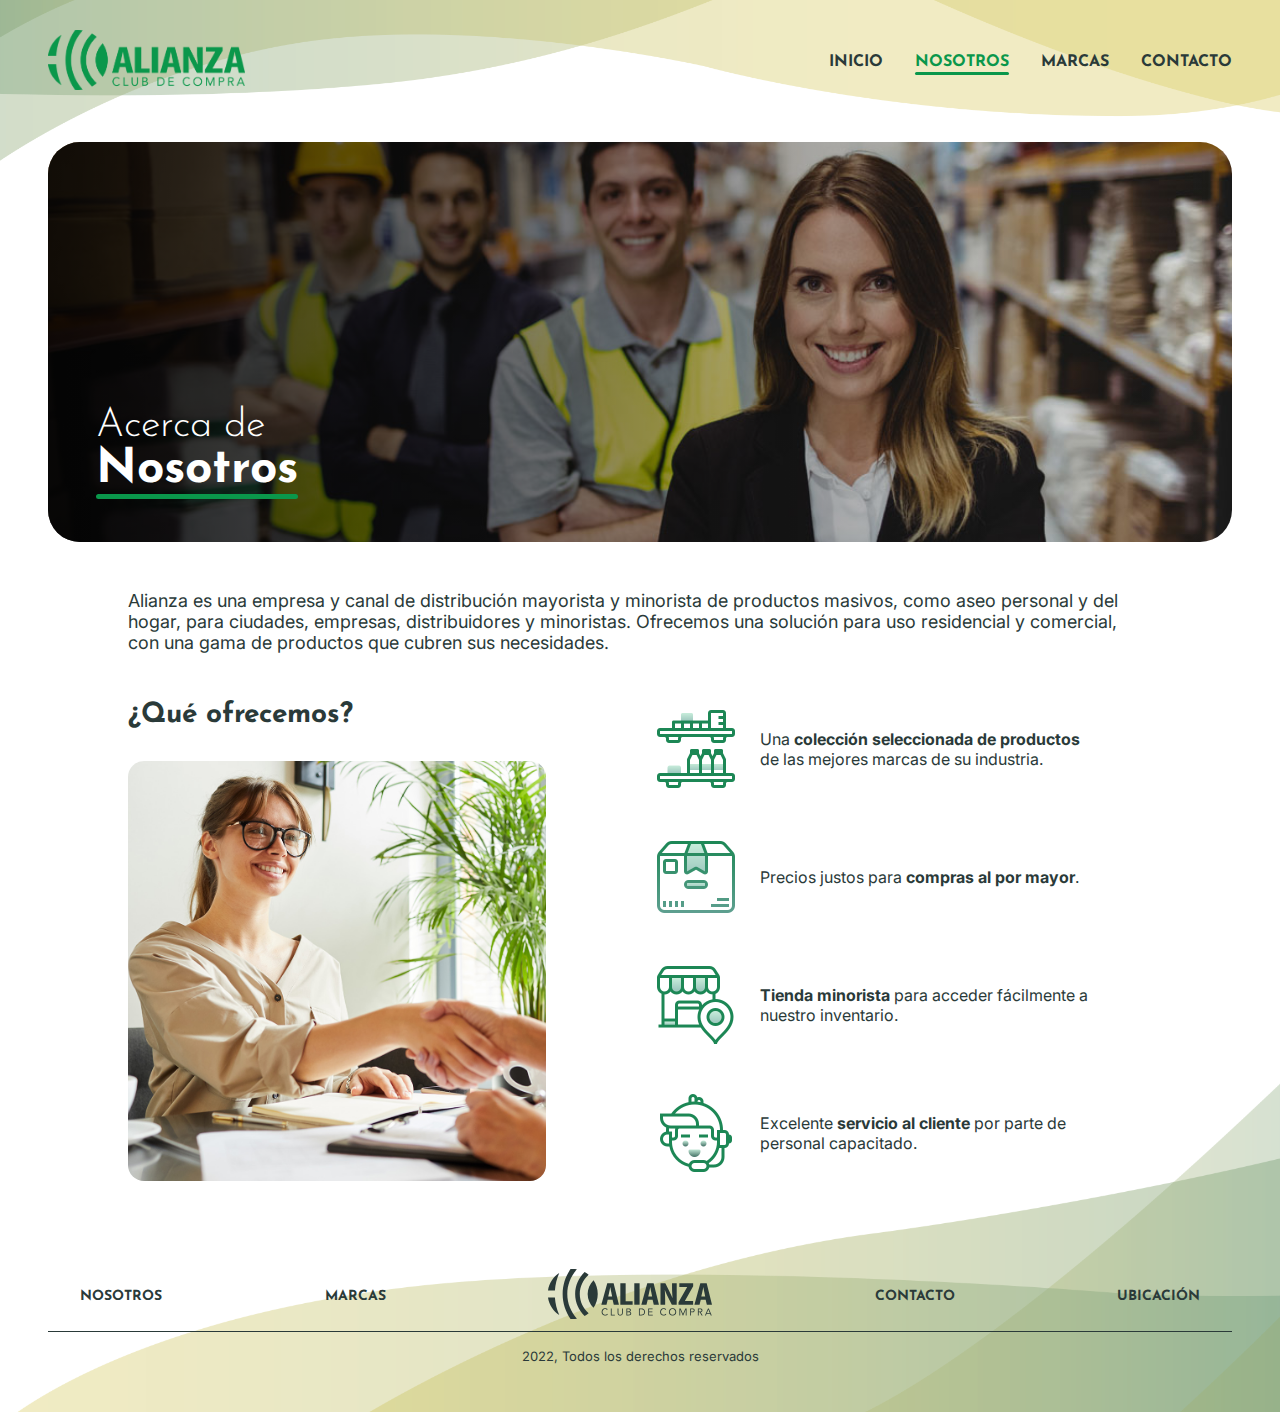
<file: nosotros/index.html>
<!DOCTYPE html>
<html lang="es">

    <head>
        <meta charset="UTF-8" />
        <meta http-equiv="X-UA-Compatible" content="IE=edge" />
        <meta name="viewport" content="width=device-width, initial-scale=1.0" />
        <link rel="shortcut icon" href="../assets/icon.ico" type="image/x-icon" />

        <!-- google fonts -->
        <link rel="preconnect" href="https://fonts.googleapis.com" />
        <link rel="preconnect" href="https://fonts.gstatic.com" crossorigin />
        <link
            href="https://fonts.googleapis.com/css2?family=Inter:wght@400;500;600;700&family=Josefin+Sans:wght@300;400;500;600;700&display=swap"
            rel="stylesheet" />

        <link rel="stylesheet" href="index.css" />
        <script src="index.js" defer></script>

        <title>Alianza | Club de Compra</title>
    </head>

    <body>
        <header>
            <nav class="container">
                <a href="../"><img src="../assets/logo-alianza-color.png" alt="Logo de Alianza" /></a>
                <ul class="nav-links">
                    <li class="nav-item">
                        <a href="../">Inicio</a>
                    </li>
                    <li class="nav-item active-link">
                        <a href=".">Nosotros</a>
                    </li>
                    <li class="nav-item">
                        <a href="../#marcas">Marcas</a>
                    </li>
                    <li class="nav-item">
                        <a href="#">Contacto</a>
                    </li>
                </ul>
                <div class="icon-bar">
                    <svg id="mobil-menu" xmlns="http://www.w3.org/2000/svg" fill="none" viewBox="0 0 24 24"
                        stroke-width="1.5" stroke="currentColor">
                        <path stroke-linecap="round" stroke-linejoin="round"
                            d="M3.75 6.75h16.5M3.75 12h16.5m-16.5 5.25h16.5" />
                    </svg>

                    <div class="mobile-dropdown">
                        <ul class="mobile-links">
                            <li class="mobile-link">
                                <a href="../">Inicio</a>
                            </li>
                            <li class="mobile-link">
                                <a class="active-mobile-link" href="./">Nosotros</a>
                            </li>
                            <li class="mobile-link">
                                <a href="../#marcas">Marcas</a>
                            </li>
                            <li class="mobile-link">
                                <a href="#">Contacto</a>
                            </li>
                        </ul>
                    </div>
                </div>
            </nav>
        </header>

        <main>
            <section class="container">
                <div class="main-img">
                    <div class="img-wrapper">
                        <h1>
                            <span class="title-text-1">Acerca de</span>
                            <br><span class="title-text-2">Nosotros</span>
                        </h1>
                    </div>
                </div>
                <p class="sobre-nosotros">Alianza es una empresa y canal de distribución mayorista y minorista de
                    productos masivos, como aseo personal y del hogar, para ciudades, empresas,
                    distribuidores y minoristas. Ofrecemos una solución para uso residencial y comercial, con una gama
                    de productos que cubren sus necesidades.
                </p>
            </section>

            <section class="container">
                <div id="container-ofrecemos">
                    <div class="ofrecemos-izq">
                        <h2>¿Qué ofrecemos?</h2>
                        <div class="img-2"></div>
                    </div>
                    <div id="caracteristicas-container">
                        <div class="caracteristicas">
                            <img src="assets/icono-1.png" alt="">
                            <p>Una <strong>colección seleccionada de productos</strong> de las mejores marcas de su
                                industria.</p>
                        </div>
                        <div class="caracteristicas">
                            <img src="assets/icono-2.png" alt="">
                            <p>Precios justos para <strong>compras al por mayor</strong>. </p>
                        </div>
                        <div class="caracteristicas">
                            <img src="assets/icon-3.png" alt="">
                            <p><strong>Tienda minorista</strong> para acceder fácilmente a nuestro inventario.</p>
                        </div>
                        <div class="caracteristicas">
                            <img src="assets/icono-4.png" alt="">
                            <p>Excelente <strong>servicio al cliente</strong> por parte de personal capacitado.
                            </p>
                        </div>
                    </div>
                </div>
            </section>
        </main>

        <footer class="container">
            <div class="footer-div">
                <div class="footer-links">
                    <a href="." class="footer-link">Nosotros</a>
                    <a href="../#marcas" class="footer-link">Marcas</a>
                    <a class="footer-img-a" href="../"><img class="footer-img" src="../assets/logo-alianza.svg"
                            alt="Logo de Alianza" /></a>
                    <a href="#" class="footer-link">Contacto</a>
                    <a href="https://goo.gl/maps/fF35Xo7pia8VmpTc6" class="footer-link" target="_blank">Ubicación</a>
                </div>
                <hr>
                <p>2022, Todos los derechos reservados</p>
            </div>
        </footer>
    </body>

</html>
</file>
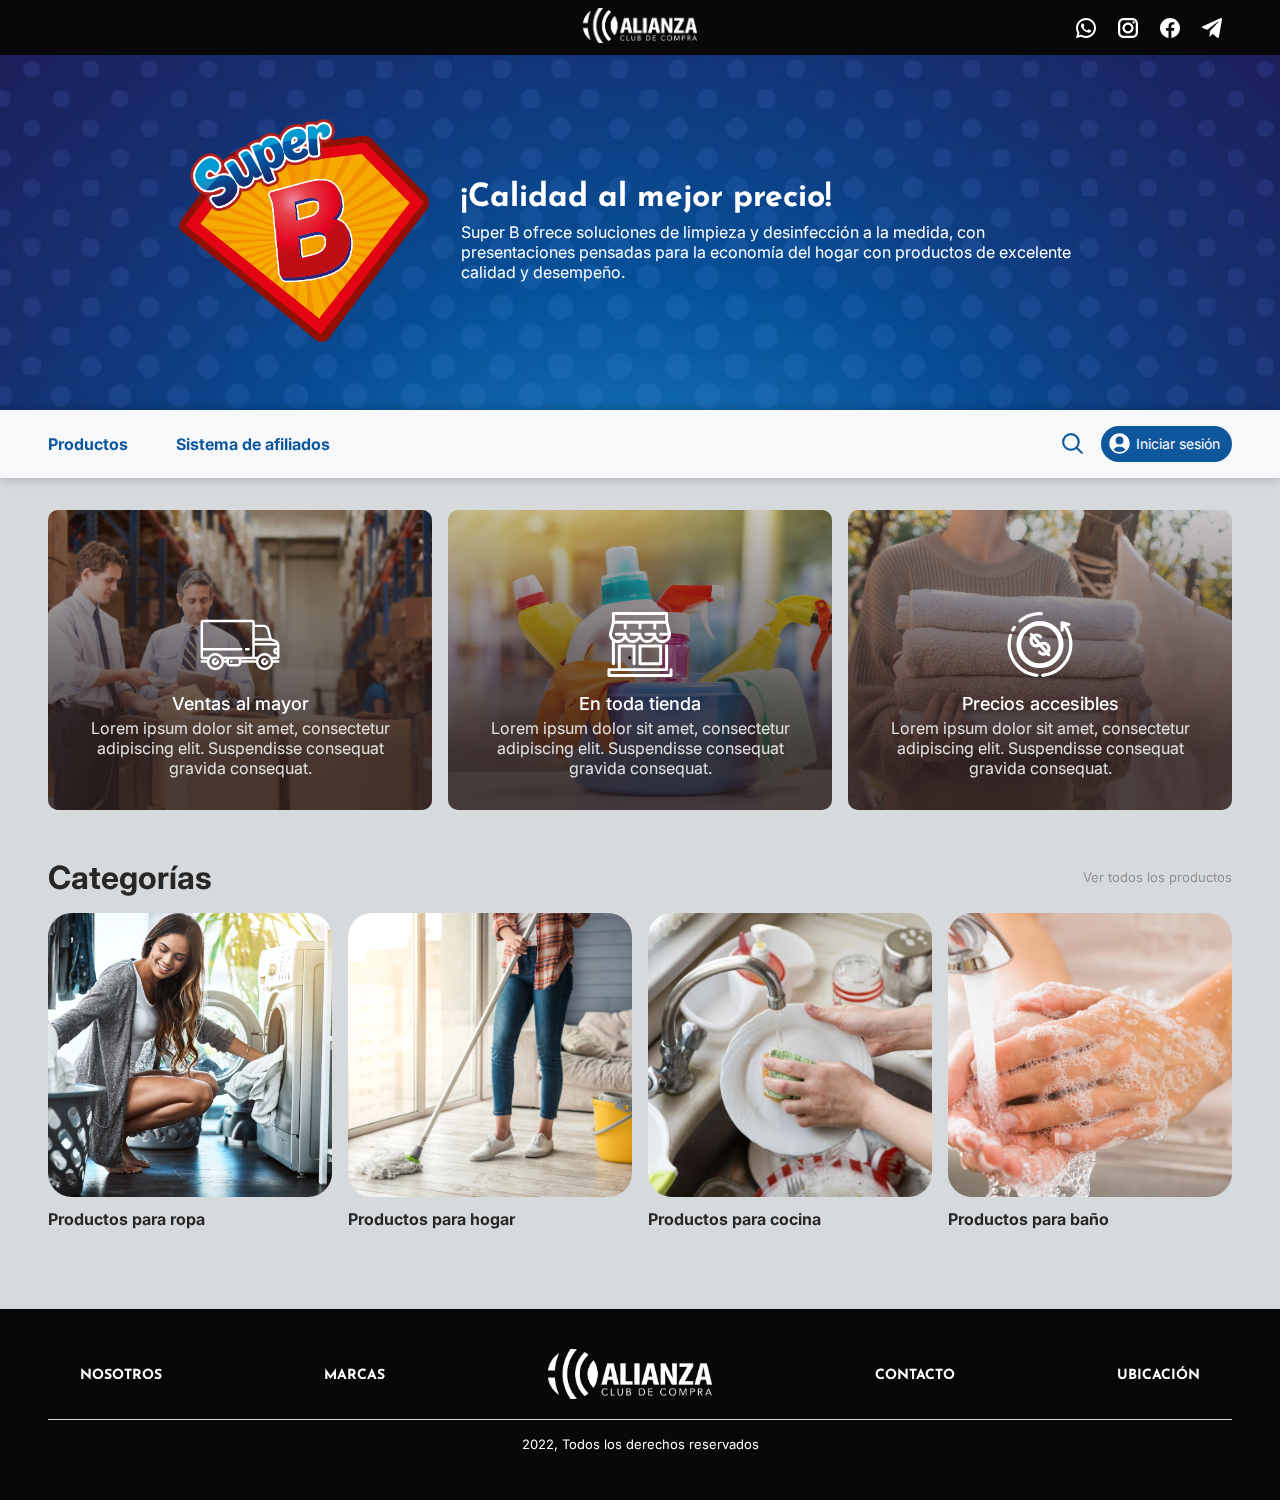
<file: superB/index.html>
<!DOCTYPE html>
<html lang="es">

    <head>
        <meta charset="UTF-8" />
        <meta http-equiv="X-UA-Compatible" content="IE=edge" />
        <meta name="viewport" content="width=device-width, initial-scale=1.0" />
        <link rel="shortcut icon" href="../assets/icon.ico" type="image/x-icon" />

        <!-- google fonts -->
        <link rel="preconnect" href="https://fonts.googleapis.com" />
        <link rel="preconnect" href="https://fonts.gstatic.com" crossorigin />
        <link
            href="https://fonts.googleapis.com/css2?family=Inter:wght@400;500;600;700&family=Josefin+Sans:wght@400;500;600;700&display=swap"
            rel="stylesheet" />

        <link rel="stylesheet" href="index.css" />
        <script src="index.js" defer></script>

        <title>Super B | Alianza</title>
    </head>


    <body>
        <nav class="nav-wrapper">
            <div class="container" id="bar-alianza">
                <a href="../"><img src="../assets/logo-alianza-blanco.png" alt=""></a>
                <div id="redes-nav">
                    <div class="social-icons">
                        <a href="">
                            <svg width="20" height="20" viewBox="0 0 20 20" fill="none"
                                xmlns="http://www.w3.org/2000/svg">
                                <path
                                    d="M10.0127 0C4.50616 0 0.0234867 4.47837 0.0214865 9.98438C0.0204864 11.7444 0.481516 13.4626 1.3556 14.9766L0 20L5.23293 18.7637C6.69207 19.5597 8.33467 19.9775 10.0068 19.9785H10.0107C15.5163 19.9785 19.997 15.4991 20 9.99414C20.002 7.32514 18.964 4.81573 17.0778 2.92773C15.1917 1.04073 12.685 0.001 10.0127 0ZM10.0107 2C12.1469 2.001 14.1545 2.8338 15.6636 4.3418C17.1728 5.8518 18.0018 7.85819 17.9998 9.99219C17.9978 14.3962 14.4152 17.9785 10.0088 17.9785C8.67566 17.9775 7.35512 17.6428 6.19201 17.0078L5.51812 16.6406L4.7739 16.8164L2.80496 17.2812L3.28548 15.4961L3.50229 14.6953L3.08819 13.9766C2.39012 12.7686 2.02068 11.3874 2.02168 9.98438C2.02368 5.58238 5.60731 2 10.0107 2ZM6.47719 5.375C6.31018 5.375 6.04014 5.4375 5.81111 5.6875C5.58209 5.9365 4.93603 6.53958 4.93603 7.76758C4.93603 8.99558 5.83065 10.1826 5.95566 10.3496C6.07967 10.5156 7.6825 13.1152 10.2197 14.1152C12.328 14.9462 12.7561 14.7822 13.2142 14.7402C13.6722 14.6992 14.6919 14.1377 14.8999 13.5547C15.1079 12.9717 15.1084 12.4702 15.0464 12.3672C14.9844 12.2632 14.8179 12.2012 14.5678 12.0762C14.3188 11.9512 13.0916 11.3486 12.8626 11.2656C12.6336 11.1826 12.466 11.1406 12.3 11.3906C12.134 11.6406 11.6569 12.2012 11.5109 12.3672C11.3649 12.5342 11.2198 12.5566 10.9698 12.4316C10.7198 12.3056 9.91591 12.0414 8.96181 11.1914C8.21974 10.5304 7.71902 9.71484 7.573 9.46484C7.42799 9.21584 7.55933 9.07908 7.68434 8.95508C7.79635 8.84308 7.93241 8.66358 8.05743 8.51758C8.18144 8.37158 8.22444 8.26756 8.30745 8.10156C8.39046 7.93556 8.34797 7.78906 8.28596 7.66406C8.22396 7.53906 7.73838 6.3065 7.51636 5.8125C7.32934 5.3975 7.13182 5.38786 6.9538 5.38086C6.80879 5.37486 6.64321 5.375 6.47719 5.375Z"
                                    fill="white" />
                            </svg>
                        </a>
                    </div>
                    <div class="social-icons">
                        <a href="">
                            <svg width="20" height="20" viewBox="0 0 20 20" fill="none"
                                xmlns="http://www.w3.org/2000/svg">
                                <path
                                    d="M5.55556 0C2.49222 0 0 2.49222 0 5.55556V14.4444C0 17.5078 2.49222 20 5.55556 20H14.4444C17.5078 20 20 17.5078 20 14.4444V5.55556C20 2.49222 17.5078 0 14.4444 0H5.55556ZM5.55556 2.22222H14.4444C16.2822 2.22222 17.7778 3.71778 17.7778 5.55556V14.4444C17.7778 16.2822 16.2822 17.7778 14.4444 17.7778H5.55556C3.71778 17.7778 2.22222 16.2822 2.22222 14.4444V5.55556C2.22222 3.71778 3.71778 2.22222 5.55556 2.22222ZM15.5556 3.33333C15.2609 3.33333 14.9783 3.4504 14.7699 3.65877C14.5615 3.86714 14.4444 4.14976 14.4444 4.44444C14.4444 4.73913 14.5615 5.02174 14.7699 5.23012C14.9783 5.43849 15.2609 5.55556 15.5556 5.55556C15.8502 5.55556 16.1329 5.43849 16.3412 5.23012C16.5496 5.02174 16.6667 4.73913 16.6667 4.44444C16.6667 4.14976 16.5496 3.86714 16.3412 3.65877C16.1329 3.4504 15.8502 3.33333 15.5556 3.33333ZM10 4.44444C6.93667 4.44444 4.44444 6.93667 4.44444 10C4.44444 13.0633 6.93667 15.5556 10 15.5556C13.0633 15.5556 15.5556 13.0633 15.5556 10C15.5556 6.93667 13.0633 4.44444 10 4.44444ZM10 6.66667C11.8378 6.66667 13.3333 8.16222 13.3333 10C13.3333 11.8378 11.8378 13.3333 10 13.3333C8.16222 13.3333 6.66667 11.8378 6.66667 10C6.66667 8.16222 8.16222 6.66667 10 6.66667Z"
                                    fill="white" />
                            </svg>
                        </a>
                    </div>
                    <div class="social-icons">
                        <a href="">
                            <svg width="20" height="20" viewBox="0 0 20 20" fill="none"
                                xmlns="http://www.w3.org/2000/svg">
                                <path
                                    d="M10 0C4.4775 0 0 4.50057 0 10.0515C0 15.0907 3.69333 19.252 8.505 19.9791V12.7152H6.03083V10.0733H8.505V8.31511C8.505 5.40436 9.91583 4.12698 12.3225 4.12698C13.475 4.12698 14.085 4.21326 14.3733 4.25179V6.55778H12.7317C11.71 6.55778 11.3533 7.53193 11.3533 8.62922V10.0733H14.3475L13.9417 12.7152H11.3533V20C16.2342 19.3349 20 15.1401 20 10.0515C20 4.50057 15.5225 0 10 0Z"
                                    fill="white" />
                            </svg>
                        </a>
                    </div>
                    <div class="social-icons">
                        <a href="">
                            <svg width="20" height="20" viewBox="0 0 20 20" fill="none"
                                xmlns="http://www.w3.org/2000/svg">
                                <path
                                    d="M19.943 1.82074L16.9249 18.7927C16.6972 19.9905 16.1034 20.2887 15.2596 19.7244L10.6609 15.6837L8.44199 18.2284C8.19643 18.5212 7.99105 18.7661 7.5178 18.7661L7.84819 13.1815L16.3713 3.99813C16.7418 3.60418 16.2909 3.38591 15.7953 3.77986L5.25867 11.6909L0.72255 9.99795C-0.264145 9.63061 -0.282004 8.82141 0.927925 8.2571L18.6706 0.106506C19.4921 -0.26083 20.2109 0.324778 19.943 1.82074V1.82074Z"
                                    fill="white" />
                            </svg>
                        </a>
                    </div>
                </div>
            </div>
        </nav>

        <div class="icon-bar">
            <svg id="mobil-menu" xmlns="http://www.w3.org/2000/svg" fill="none" viewBox="0 0 24 24" stroke-width="1.5"
                stroke="currentColor">
                <path stroke-linecap="round" stroke-linejoin="round" d="M3.75 6.75h16.5M3.75 12h16.5m-16.5 5.25h16.5" />
            </svg>

            <div class="mobile-dropdown">
                <ul class="mobile-links">
                    <li class="mobile-link">
                        <a href="#">Productos</a>
                    </li>
                    <li class="mobile-link">
                        <a href="#">Quiénes somos</a>
                    </li>
                    <li class="mobile-link">
                        <a href="#">Contacto</a>
                    </li>
                    <li class="mobile-link">
                        <a href="#"><svg class="search-svg" xmlns="http://www.w3.org/2000/svg" fill="none"
                                viewBox="0 0 24 24" stroke-width="2" stroke="currentColor">
                                <path stroke-linecap="round" stroke-linejoin="round"
                                    d="M21 21l-5.197-5.197m0 0A7.5 7.5 0 105.196 5.196a7.5 7.5 0 0010.607 10.607z" />
                            </svg></a>
                    </li>
                </ul>
            </div>
        </div>

        <main>
            <section class="header">
                <div class="container" id="main-header">
                    <div>
                        <div class="header-img">
                            <img src="assets/superb-logo.png" alt="Super B Logo">
                        </div>
                        <div class="header-text">
                            <h2>
                                ¡Calidad al mejor precio!
                            </h2>
                            <p>
                                Super B ofrece soluciones de limpieza y desinfección a la medida, con presentaciones
                                pensadas para la economía del hogar con productos de excelente calidad y desempeño.
                            </p>
                        </div>
                    </div>
            </section>

            <nav class="second-nav-wrapper">
                <div class="container second-nav">
                    <div class="second-nav-links">
                        <h3>Productos</h3>
                        <h3>Sistema de afiliados</h3>
                    </div>
                    <div class="second-nav-links links-right">
                        <svg class="search-svg" xmlns="http://www.w3.org/2000/svg" fill="none" viewBox="0 0 24 24"
                            stroke-width="2" stroke="currentColor">
                            <path stroke-linecap="round" stroke-linejoin="round"
                                d="M21 21l-5.197-5.197m0 0A7.5 7.5 0 105.196 5.196a7.5 7.5 0 0010.607 10.607z" />
                        </svg>
                        <a href="#">
                            <div class="iniciar-sesion-btn">
                                <svg xmlns="http://www.w3.org/2000/svg" viewBox="0 0 24 24" fill="currentColor">
                                    <path fill-rule="evenodd"
                                        d="M18.685 19.097A9.723 9.723 0 0021.75 12c0-5.385-4.365-9.75-9.75-9.75S2.25 6.615 2.25 12a9.723 9.723 0 003.065 7.097A9.716 9.716 0 0012 21.75a9.716 9.716 0 006.685-2.653zm-12.54-1.285A7.486 7.486 0 0112 15a7.486 7.486 0 015.855 2.812A8.224 8.224 0 0112 20.25a8.224 8.224 0 01-5.855-2.438zM15.75 9a3.75 3.75 0 11-7.5 0 3.75 3.75 0 017.5 0z"
                                        clip-rule="evenodd" />
                                </svg>
                                <p>Iniciar sesión</p>
                            </div>
                        </a>
                    </div>
                </div>
            </nav>

            <section id="about" class="container">
                <div class="about">
                    <div class="about-item">
                        <div class="about-text">
                            <img src="assets/svg-1.svg" alt="">
                            <p class="about-title">Ventas al mayor</p>
                            <p class="about-info">Lorem ipsum dolor sit amet, consectetur adipiscing elit. Suspendisse
                                consequat gravida consequat.</p>
                        </div>
                    </div>
                    <div class="about-item">
                        <div class="about-text">
                            <img src="assets/svg-2.svg" alt="">
                            <p class="about-title">En toda tienda</p>
                            <p class="about-info">Lorem ipsum dolor sit amet, consectetur adipiscing elit. Suspendisse
                                consequat gravida consequat.</p>
                        </div>
                    </div>
                    <div class="about-item">
                        <div class="about-text">
                            <img src="assets/svg-3.svg" alt="">
                            <p class="about-title">Precios accesibles</p>
                            <p class="about-info">Lorem ipsum dolor sit amet, consectetur adipiscing elit. Suspendisse
                                consequat gravida consequat.</p>
                        </div>
                    </div>
                </div>
            </section>

            <section id="categorias" class="container">
                <div id="cat-text">
                    <h1>Categorías</h1>
                    <h4>Ver todos los productos</h4>
                </div>
                <div id="container-cat">
                    <div>
                        <a href="placeholder"><img class="img-cat" src="assets/cat-1.png" alt=""></a>
                        <p>Productos para ropa</p>
                    </div>
                    <div>
                        <a href="placeholder"><img class="img-cat" src="assets/cat-2.jpg" alt=""></a>
                        <p>Productos para hogar</p>
                    </div>
                    <div>
                        <a href="placeholder"><img class="img-cat" src="assets/cat-3.png" alt=""></a>
                        <p>Productos para cocina</p>
                    </div>
                    <div>
                        <a href="placeholder"><img class="img-cat" src="assets/cat-4.jpg" alt=""></a>
                        <p>Productos para baño</p>
                    </div>
                </div>
            </section>
        </main>

        <footer>
            <div class="footer-div container">
                <div class="footer-links">
                    <a href="../nosotros" class="footer-link">Nosotros</a>
                    <a href="../#marcas" class="footer-link">Marcas</a>
                    <a class="footer-img-a" href="../"><img class="footer-img" src="../assets/logo-alianza-blanco.png"
                            alt="Logo de Alianza" /></a>
                    <a href="#" class="footer-link">Contacto</a>
                    <a href="https://goo.gl/maps/fF35Xo7pia8VmpTc6" class="footer-link" target="_blank">Ubicación</a>
                </div>
                <hr>
                <p>2022, Todos los derechos reservados</p>
            </div>
        </footer>
    </body>

</html>
</file>
<file: index.css>
:root {
  --body-color: 42, 58, 57;
  --accent-color: 10, 151, 75;
  --accent-color-dark: 0, 110, 40;

  --josefin-font: 'Josefin Sans', 'Helvetica', 'Arial', sans-serif;
  --inter-font: 'Inter', 'Helvetica', 'Arial', sans-serif;
}

*,
*::after,
*::before {
  box-sizing: border-box;
}

body {
  margin: 0;
  padding: 0;
  background-image: url('assets/footer-bg.png');
  background-position: left bottom;
  background-size: 150%;
  background-repeat: no-repeat;
  font-family: var(--inter-font);
  color: rgb(var(--body-color));
}

html {
  scroll-behavior: smooth;
}

/* nav */

nav {
  display: flex;
  justify-content: space-between;
  align-items: center;
  /* margin-bottom: 3rem; */
}

nav img {
  height: 60px;
}

.nav-links {
  display: flex;
  align-items: center;
  justify-content: center;
  gap: 2rem;
  list-style-type: none;
  font-family: var(--josefin-font);
  font-weight: bold;
  text-transform: uppercase;
}

.nav-item a {
  text-decoration: none;
  color: rgb(var(--body-color));
  line-height: 1;
  transition: color 350ms ease-in-out;
}

.nav-item a:hover {
  color: rgb(var(--accent-color));
}

.active-link a {
  color: rgb(var(--accent-color));
  position: relative;
}

.active-link a::after {
  content: '';
  background-color: rgb(var(--accent-color));
  position: absolute;
  left: 0;
  bottom: -5px;
  width: 100%;
  height: 3px;
  border-radius: 1.5px;
}

.active-mobile-link {
  color: rgb(var(--accent-color)) !important;
}

.icon-bar {
  display: none;
  position: fixed;
  top: 30px;
  right: 15px;
  z-index: 100;
}

#mobil-menu {
  box-sizing: content-box;
  background: linear-gradient(
    125deg,
    rgba(85, 134, 123, 1) 0%,
    rgba(191, 188, 104, 1) 100%
  );
  padding: 0.5rem;
  border-radius: 30px;
  box-shadow: 0 0 5px rgb(0 0 0 / 0.25);
  color: white;
}

.mobile-dropdown {
  position: absolute;
  translate: 0 -1rem;
  top: 70px;
  right: 0;
  background-color: white;
  padding: 1.5rem 2rem;
  border-radius: 30px;
  width: calc(100vw - 2rem);
  box-shadow: 0 0 10px rgb(0 0 0 / 0.25);
  visibility: hidden;
  opacity: 0;
  transition: 250ms ease-in-out;
}

.mobile-links {
  padding: 0;
  list-style-type: none;
  display: flex;
  flex-direction: column;
  margin: 0;
}

.mobile-link a {
  display: block;
  color: rgb(var(--body-color));
  font-family: var(--josefin-font);
  text-transform: uppercase;
  font-size: 14px;
  font-weight: bold;
  text-decoration: none;
  transition: 250ms ease-in-out;
}

.mobile-link {
  padding-block: 0.75rem;
}

.mobile-link a:hover,
.mobile-link a:focus {
  color: rgb(var(--accent-color));
}

.mobile-link:not(:first-child) {
  border-top: 1px solid #e1e1e1;
}

.show-menu {
  translate: 0 0;
  visibility: visible;
  opacity: 1;
}

/* header */

#marcas {
  scroll-margin-top: 48px;
}

main {
  padding-top: 3rem;
}

.header-item {
  display: flex;
  flex-direction: row;
  align-items: center;
  gap: 2rem;
  margin-bottom: 1rem;
}

.header-item > * {
  flex: 1;
}

.header-item > div > a > img {
  width: 100%;
  max-height: 300px;
  object-fit: cover;
  border-radius: 30px;
  transition: 250ms ease-in-out;
}

.header-item > div > a > img:hover {
  scale: 1.025;
  cursor: pointer;
}

.header-text {
  padding: 1rem;
}

.header-text h1 {
  font-family: var(--josefin-font);
  font-size: 40px;
  margin: 0;
}

.header-text p {
  font-family: var(--inter-font);
  font-size: 18px;
  margin: 0;
}

#superb-section .header-text {
  text-align: right;
}

.btn-show {
  font-family: var(--josefin-font);
  font-weight: bold;
  color: rgb(var(--body-color));
  font-size: 18px;
  background-color: transparent;
  border: solid 1px rgb(var(--body-color));
  padding: 0.5rem 1rem;
  outline: none;
  border-radius: 3rem;
  margin-top: 1rem;
  cursor: pointer;
  transition: all ease-in-out 0.3s;
}

.btn-show:hover {
  background-color: rgb(var(--body-color));
  color: white;
}

/* sobre nosotros */

header {
  padding-block: 30px;
  background-image: url('assets/header-bg.png');
  background-position: center top;
  background-size: 130%;
  background-repeat: no-repeat;
  background-color: #e1e1e1;
  border-radius: 0 0 0 10vw;
}

.about-wrapper {
  margin-top: 1.5rem;
  display: flex;
  justify-content: space-between;
  align-items: center;
  margin-bottom: 1rem;
  gap: 2rem;
}

.sobre-div {
  text-align: left;
  flex: 1.125;
}

.sobre-div h1 {
  font-family: var(--josefin-font);
  font-size: 48px;
  margin: 0;
}

.sobre-div p {
  margin: 0;
  font-size: 18px;
}

.img-div {
  flex: 2;
}

.img-div img {
  max-width: 100%;
  text-align: right;
}

#leer-mas {
  background-color: rgb(var(--accent-color));
  border-color: rgb(var(--accent-color));
  color: white;
}

#leer-mas:hover {
  background-color: rgb(var(--accent-color-dark));
  border-color: rgb(var(--accent-color-dark));
}

/* contacto */

#contacto-div {
  display: flex;
  align-items: center;
  flex-direction: column;
  margin-top: 5rem;
}

#contacto-div h2 {
  text-align: center;
  font-size: 36px;
  font-family: var(--josefin-font);
  font-weight: bold;
  margin: 0;
}

#contacto-div h2,
h3,
p {
  margin: 0.5rem;
}

.contact-wrapper {
  display: flex;
  flex-direction: column;
  gap: 0.5rem;
}

.container-info {
  display: grid;
  grid-template-columns: 30px auto;
  align-items: center;
}

.svg-contact {
  width: 30px;
  color: rgb(var(--accent-color));
  justify-self: flex-start;
}

.email-link {
  text-decoration: none;
  color: rgb(var(--body-color));
}

.email-link:hover {
  text-decoration: underline;
}

/* footer */

footer {
  margin-block: 5rem 3rem;
}

.footer-links {
  display: flex;
  justify-content: space-between;
  align-items: center;
  padding-block: 0.5rem;
  padding-inline: 2rem;
}

.footer-link {
  font-family: var(--josefin-font);
  font-weight: bold;
  color: rgb(var(--body-color));
  text-decoration: none;
  text-transform: uppercase;
  font-size: 14px;
}

.footer-link:hover {
  text-decoration: underline;
}

.footer-img {
  height: 50px;
}

hr {
  border: none;
  border-top: 1px solid rgb(var(--body-color));
}

.footer-div p {
  text-align: center;
  font-size: 13px;
  margin-top: 1rem;
}

/* generales */

.container {
  max-width: 1440px;
  padding-inline: 3rem;
  margin-inline: auto;
}

@media (max-width: 768px) {
  .container {
    padding-inline: 1.5rem;
  }
  nav img {
    height: 40px;
  }
  .nav-links {
    display: none;
  }
  .icon-bar {
    display: block;
  }
  #mobil-menu {
    height: 30px;
    cursor: pointer;
  }
  .about-wrapper {
    flex-direction: column;
    margin-top: 2rem;
  }
  .sobre-div {
    text-align: center;
    padding-bottom: 1.5rem;
  }
  .sobre-div h1 {
    font-size: 36px;
  }
  .sobre-div p {
    font-size: 16px;
  }
  .header-item {
    gap: 1rem;
  }
  #amatic-section {
    flex-direction: column;
  }
  #superb-section {
    flex-direction: column-reverse;
  }
  .header-text {
    text-align: center !important;
  }
  .header-text h1 {
    font-size: 32px;
  }
  .header-text p {
    font-size: 16px;
  }
  .header-text button {
    font-size: 16px;
  }
  #contacto-div {
    padding-inline: 0;
  }
  .footer-links {
    flex-wrap: wrap;
    gap: 0.5rem;
    align-items: center;
    justify-content: center;
  }
  .footer-link {
    position: relative;
  }
  .footer-link ~ .footer-link::before {
    content: ' | ';
  }
  .footer-img-a {
    flex: 1 0 100%;
    order: -1;
    margin-bottom: 1rem;
    align-self: center;
    text-align: center;
  }
  footer {
    margin-block: 3rem;
  }
}
</file>
<file: amatic/index.css>
:root {
  --body-color: 220, 229, 219;
  --text-color: 39, 39, 39;
  --accent-color: 54, 89, 45;
  --accent-color-dark: 40, 80, 30;

  --josefin-font: 'Josefin Sans', 'Helvetica', 'Arial', sans-serif;
  --inter-font: 'Inter', 'Helvetica', 'Arial', sans-serif;
}

*,
*::after,
*::before {
  box-sizing: border-box;
  margin: 0;
  padding: 0;
}

body {
  font-family: var(--inter-font);
  color: rgb(var(--text-color));
  background-color: rgb(var(--body-color));
}

html {
  scroll-behavior: smooth;
}

/* barrra alianza */

.nav-wrapper {
  background-color: #080808;
}

#bar-alianza {
  display: flex;
  justify-content: center;
  align-items: center;
  padding: 0.5rem;
  position: relative;
}

#bar-alianza img {
  height: 35px;
}

#redes-nav {
  display: flex;
  flex-direction: row;
  justify-content: end;
  gap: 2px;
  position: absolute;
  right: 3rem;
}

.social-icons a {
  line-height: 0;
}

.social-icons {
  padding: 0.5rem;
  width: 40px;
  height: 40px;
  display: flex;
  align-items: center;
  justify-content: center;
  border-radius: 99px;
  background-color: transparent;
  transition: 0.3s ease-in-out;
  cursor: pointer;
}

.social-icons:hover {
  background-color: rgb(255 255 255 / 0.15);
}

/* main header */

.header {
  background-image: url('assets/header-bg.jpg');
  background-position: center top;
  background-size: cover;
  color: white;
}

#main-header {
  display: flex;
  flex-direction: column;
  justify-content: center;
  align-items: center;
  padding-block: 4rem;
  position: relative;
  min-height: 350px;
}

#main-header > div {
  display: flex;
  justify-content: center;
  align-items: center;
  gap: 2rem;
  width: 100%;
}

.header-img img {
  width: 100%;
  max-width: 250px;
}

.header-text h2 {
  font-family: var(--josefin-font);
  font-size: 32px;
  margin-bottom: 0.5rem;
}

.header-text p {
  max-width: 40rem;
}

.second-nav-wrapper {
  background-color: rgb(255 255 255 / 0.8);
  box-shadow: 0 0 10px rgb(0 0 0 / 0.25);
  position: sticky;
  top: 0;
  z-index: 5;
  backdrop-filter: blur(5px) saturate(2.5);
}

.second-nav {
  display: flex;
  justify-content: space-between;
  align-items: center;
  color: rgb(var(--accent-color));
  padding: 1rem 3rem;
  justify-content: space-between !important;
}

.second-nav h3 {
  font-size: 16px;
  cursor: pointer;
  transition: ease-in-out 0.3s;
  position: relative;
}

.second-nav h3::after {
  content: '';
  position: absolute;
  left: 0;
  bottom: -3px;
  width: 0;
  height: 2px;
  border-radius: 3px;
  background-color: rgb(var(--accent-color));
  transition: 250ms ease-in-out;
}

.second-nav h3:hover::after {
  width: 100%;
}

.search-svg,
.iniciar-sesion-btn svg {
  width: 25px;
  height: 25px;
}

.second-nav-links {
  display: flex;
  align-items: center;
  justify-content: center;
  gap: 3rem;
}

.second-nav-links a {
  text-decoration: none;
}

.links-right {
  gap: 1rem;
}

.iniciar-sesion-btn {
  color: white;
  font-size: 14px;
  background-color: rgb(var(--accent-color));
  display: flex;
  align-items: center;
  gap: 0.25rem;
  border-radius: 99px;
  padding: 0.35rem 0.75rem 0.35rem 0.35rem;
  transition: 300ms ease-in-out;
  cursor: pointer;
}

.iniciar-sesion-btn:hover {
  background-color: rgb(var(--accent-color-dark));
}

/* about */

.about {
  display: flex;
  justify-content: space-between;
  gap: 1rem;
  margin-top: 2rem;
  flex-wrap: wrap;
}

.about-item {
  flex: 1;
  width: 100%;
  min-height: 300px;
  border-radius: 10px;
}

.about-item {
  background-position: center center;
  background-size: cover;
  transition: 250ms ease-in-out;
}

.about .about-item:nth-child(1) {
  background-image: url('assets/img-1.png');
}
.about .about-item:nth-child(2) {
  background-image: url('assets/img-2.png');
}
.about .about-item:nth-child(3) {
  background-image: url('assets/img-3.png');
}

.about-item:hover {
  box-shadow: 0 0.25rem 5px rgb(0 0 0 / 0.35);
  translate: 0 -0.25rem;
}

.about-text {
  background: linear-gradient(
    0deg,
    rgba(43, 40, 31, 0.85) 20%,
    rgba(43, 40, 31, 0.25) 100%
  );
  border-radius: inherit;
  min-width: 225px;
  min-height: 300px;
  height: 100%;
  display: flex;
  flex-direction: column;
  justify-content: flex-end;
  align-items: center;
  color: white;
  padding: 2rem;
}

.about-text img {
  width: 90%;
  max-width: 65px;
  margin-bottom: 1rem;
}

.about-text p {
  text-align: center;
  color: rgb(225, 225, 225);
}

.about-text p:nth-child(2) {
  margin-bottom: 0.25rem;
  font-size: 18px;
  font-weight: 500;
  color: white;
}

/* categorias */

#container-pro {
  display: grid;
  grid-template-columns: repeat(4, 1fr);
  gap: 1rem;
  width: 100%;
  margin-bottom: 5rem;
}

#container-pro > div {
  flex: 1;
  display: flex;
  flex-direction: column;
}

#container-pro > div > p {
  font-weight: 700;
}

#container-pro > div > p:nth-child(2) {
  font-weight: 500;
}

.img-pro {
  border-radius: 1rem;
  width: 100%;
  object-fit: cover;
  transition: 250ms ease-in-out;
  margin-bottom: 0.5rem;
}
.img-pro:hover {
  scale: 1.025;
  cursor: pointer;
}

#pro-text {
  display: flex;
  justify-content: space-between;
  align-items: center;
  margin-top: 3rem;
}
#pro-text h4 {
  color: rgb(146, 143, 143);
  font-size: 13px;
  cursor: pointer;
  font-weight: 400;
  transition: ease-in-out 0.3s;
}

#pro-text h4:hover {
  color: rgb(var(--accent-color));
}

#categorias {
  display: flex;
  flex-direction: column;
  gap: 1rem;
}

/* footer */

footer {
  background-color: #080808;
}

.footer-div {
  padding-block: 2rem 3rem;
}

.footer-links {
  display: flex;
  justify-content: space-between;
  align-items: center;
  padding-block: 0.5rem;
  padding-inline: 2rem;
}

.footer-link {
  font-family: var(--josefin-font);
  font-weight: bold;
  color: white;
  text-decoration: none;
  text-transform: uppercase;
  font-size: 14px;
}

.footer-link:hover {
  text-decoration: underline;
}

.footer-img {
  height: 50px;
}

hr {
  border: none;
  border-top: 1px solid rgb(var(--body-color));
  margin-block: 8px;
}

.footer-div p {
  text-align: center;
  font-size: 13px;
  margin-top: 1rem;
  color: white;
}

/* container */

.container {
  max-width: 1440px;
  padding-inline: 3rem;
  margin-inline: auto;
}

/* second bar icon */

.icon-bar {
  display: none;
  position: fixed;
  top: 10px;
  right: 10px;
  z-index: 100;
}

#mobil-menu {
  box-sizing: content-box;
  background-color: rgb(var(--accent-color));
  padding: 0.5rem;
  border-radius: 30px;
  box-shadow: 0 0 5px rgb(0 0 0 / 0.25);
  color: white;
}

.mobile-dropdown {
  position: absolute;
  translate: 0 -1rem;
  top: 70px;
  background-color: white;
  padding: 2rem;
  border-radius: 30px;
  width: calc(100vw - 3.25rem);
  box-shadow: 0 5px 10px rgb(0 0 0 / 0.25);
  visibility: hidden;
  opacity: 0;
  transition: 250ms ease-in-out;
}

.mobile-links {
  padding: 0;
  list-style-type: none;
  display: flex;
  flex-direction: column;
}

.mobile-link a {
  display: block;
  color: rgb(var(--text-color));
  font-family: var(--josefin-font);
  text-transform: uppercase;
  font-size: 14px;
  font-weight: bold;
  text-decoration: none;
  transition: 250ms ease-in-out;
}

.mobile-link {
  padding-block: 0.75rem;
}

.mobile-link a:hover,
.mobile-link a:focus {
  color: rgb(var(--accent-color));
}

.mobile-link:not(:first-child) {
  border-top: 1px solid #e1e1e1;
}

.show-menu {
  translate: 0 0;
  visibility: visible;
  opacity: 1;
}

@media (max-width: 768px) {
  .container {
    padding-inline: 1.5rem;
  }
  #main-header {
    padding: 2rem;
  }
  #main-header > div {
    flex-direction: column;
    gap: 1rem;
  }
  #container-pro {
    grid-template-columns: repeat(2, 1fr);
  }

  .footer-links {
    flex-wrap: wrap;
    gap: 0.5rem;
    align-items: center;
    justify-content: center;
  }
  .footer-link {
    position: relative;
  }
  .footer-link ~ .footer-link::before {
    content: ' | ';
  }
  .footer-img-a {
    flex: 1 0 100%;
    order: -1;
    margin-bottom: 1rem;
    align-self: center;
    text-align: center;
  }
  .second-nav {
    display: none !important;
  }

  .icon-bar {
    display: block;
    display: flex;
    justify-content: end;
    padding: 1rem;
  }

  #mobil-menu {
    height: 30px;
    cursor: pointer;
  }
  #redes-nav {
    display: none;
  }
}

@media (max-width: 478px) {
  #container-pro {
    grid-template-columns: 1fr;
  }
  #pro-text {
    align-items: flex-start;
    flex-direction: column;
  }
  .about {
    flex-direction: column;
  }
}
</file>
<file: jorgepaez/index.css>
:root {
  --body-color: 42, 58, 57;
  --accent-color: 10, 151, 75;
  --accent-color-dark: 0, 110, 40;

  --josefin-font: 'Josefin Sans', 'Helvetica', 'Arial', sans-serif;
  --inter-font: 'Inter', 'Helvetica', 'Arial', sans-serif;
}

*,
*::after,
*::before {
  box-sizing: border-box;
  margin: 0;
  padding: 0;
}

body {
  margin: 0;
  padding: 0;
  font-family: var(--inter-font);
  color: rgb(var(--body-color));
  background-color: #eaeaea;
  max-width: 600px;
  margin-inline: auto;
}

html {
  scroll-behavior: smooth;
}

/* header */

#headline {
  background-image: url('assets/header-bg.png');
  background-size: cover;
  background-position: center center;
  background-repeat: no-repeat;
  display: flex;
  flex-direction: column;
  justify-content: center;
  align-items: center;
  gap: 1rem;
  color: white;
  padding: 2rem;
  border-radius: 0 0 0 4rem;
  margin-bottom: 3rem;
}

.alianza-logo {
  width: 100%;
  max-width: 150px;
  margin-bottom: 1rem;
}

.persona-img {
  width: 100%;
  max-width: 200px;
  border-radius: 100px;
  border: 2px solid white;
}

.info {
  text-align: center;
}

.info h1 {
  font-family: var(--josefin-font);
}

.info h2 {
  font-size: 18px;
  font-weight: 400;
}

#headline p {
  text-align: center;
}

/* redes sociales */
.redes-sociales {
  display: flex;
  flex-direction: column;
  gap: 1rem;
}

.redes-sociales a {
  text-decoration: none;
}

.red-social {
  display: flex;
  align-items: center;
  gap: 1rem;
  border-radius: 99px;
  height: 50px;
  color: white;
  margin-inline: 1rem;
  cursor: pointer;
}

.icon-social {
  border-radius: 99px;
  height: 50px;
  width: 50px;
  display: flex;
  align-items: center;
  justify-content: center;
  border: 4px solid #eaeaea;
  box-sizing: content-box;
}

.redes-sociales a:nth-child(1) .red-social {
  background-color: #5fa091;
}
.redes-sociales a:nth-child(1) .red-social .icon-social {
  background-color: #24cc63;
}
.redes-sociales a:nth-child(2) .red-social {
  background-color: #6fa48b;
}
.redes-sociales a:nth-child(2) .red-social .icon-social {
  background-color: #27a1e0;
}
.redes-sociales a:nth-child(3) .red-social {
  background-color: #8caa8d;
}
.redes-sociales a:nth-child(3) .red-social .icon-social {
  background-color: #0c67de;
}
.redes-sociales a:nth-child(4) .red-social {
  background-color: #a0ae89;
}
.redes-sociales a:nth-child(4) .red-social .icon-social {
  background-color: #e34033;
}
.redes-sociales a:nth-child(5) .red-social {
  background-color: #bab47f;
}
.redes-sociales a:nth-child(5) .red-social .icon-social {
  background-color: #e37233;
}

.icon-social svg {
  width: 60%;
  height: 60%;
}

.redes-sociales a:nth-child(2) .red-social svg {
  width: 50%;
  height: 50%;
}

/* section marcas */

#marcas {
  display: flex;
  flex-direction: column;
  padding: 2rem;
  gap: 1rem;
}

#marcas p {
  margin-bottom: 0.25rem;
}

#marcas h2 {
  line-height: 1;
}

#marcas span {
  color: rgb(var(--accent-color));
  font-weight: bold;
}

.marcas-img {
  width: 100%;
  height: 200px;
  object-fit: cover;
  border-radius: 1.75rem;
}

#marcas-container {
  display: flex;
  flex-direction: column;
  gap: 1rem;
}

.ver-mas {
  display: flex;
  justify-content: space-between;
  align-items: center;
}

.ver-mas a {
  text-decoration: none;
}

.ver-mas h2 {
  font-family: var(--josefin-font);
}

.ver-mas h3 {
  font-size: 16px;
  color: rgb(var(--body-color), 0.75);
  transition: 250ms ease-in-out;
}

#h3-amatic:hover {
  color: #33572a;
}
#h3-superB:hover {
  color: #0a549a;
}

.marcas-verMas {
  display: flex;
  flex-direction: column;
  gap: 0.75rem;
}

/* ubicacion */

#ubicacion {
  padding: 2rem;
  display: flex;
  flex-direction: column;
  gap: 1rem;
}

.mapouter {
  position: relative;
  text-align: right;
  height: 400px;
  width: 100%;
}

.gmap_canvas {
  overflow: hidden;
  background: none !important;
  height: 400px;
  width: 100%;
}

/* redes */

#redes {
  padding: 2rem;
  display: flex;
  flex-direction: column;
  gap: 1rem;
}

#redes-nav {
  display: flex;
  flex-direction: row;
  justify-content: space-evenly;
  gap: 2px;
}

.social-icons a {
  line-height: 0;
}

.social-icons {
  width: 50px;
  height: 50px;
  display: flex;
  align-items: center;
  justify-content: center;
  border-radius: 99px;
  background-color: transparent;
  transition: 0.3s ease-in-out;
  cursor: pointer;
}

.social-icons > a {
  display: flex;
  justify-content: center;
  align-items: center;
}

.social-icons > a > svg {
  width: 30px;
  height: 30px;
}

.social-icons > a > svg > path {
  fill: rgb(var(--body-color));
}

/* comparte */

.qr-img {
  width: 100%;
  max-width: 300px;
  display: block;
  margin-inline: auto;
  padding: 1rem;
}

.comparte-title {
  text-align: center;
  text-transform: uppercase;
  font-size: 16px;
}

/* footer */

footer {
  background-color: #080808;
  color: white;
  text-align: center;
  padding: 1rem;
  border-radius: 0 2.5rem 0 0;
}

footer p {
  font-family: var(--josefin-font);
  line-height: 1.5;
}

/* general */

hr {
  border-top: 1px solid #c0c0c0;
  margin-bottom: 0.25rem;
}

/* queries */

@media (min-width: 600px) {
  #headline {
    border-radius: 0 0 4rem 4rem;
  }
  footer {
    border-radius: 2rem 2rem 0 0;
  }
}
</file>
<file: nosotros/index.css>
:root {
  --body-color: 42, 58, 57;
  --accent-color: 10, 151, 75;
  --accent-color-dark: 0, 110, 40;

  --josefin-font: 'Josefin Sans', 'Helvetica', 'Arial', sans-serif;
  --inter-font: 'Inter', 'Helvetica', 'Arial', sans-serif;
}

*,
*::after,
*::before {
  box-sizing: border-box;
  margin: 0;
}

body {
  margin: 0;
  padding: 0;
  background-image: url('../assets/header-bg.png'),
    url('../assets/footer-bg.png');
  background-position: center top, left bottom;
  background-size: 130%, 150%;
  background-repeat: no-repeat, no-repeat;
  font-family: var(--inter-font);
  color: rgb(var(--body-color));
}

html {
  scroll-behavior: smooth;
}

/* nav */

nav {
  margin-top: 30px;
  display: flex;
  justify-content: space-between;
  align-items: center;
  margin-bottom: 3rem;
}

nav img {
  height: 60px;
}

.nav-links {
  display: flex;
  align-items: center;
  justify-content: center;
  gap: 2rem;
  list-style-type: none;
  font-family: var(--josefin-font);
  font-weight: bold;
  text-transform: uppercase;
}

.nav-item a {
  text-decoration: none;
  color: rgb(var(--body-color));
  line-height: 1;
  transition: color 350ms ease-in-out;
}

.nav-item a:hover {
  color: rgb(var(--accent-color));
}

.active-link a {
  color: rgb(var(--accent-color));
  position: relative;
}

.active-link a::after {
  content: '';
  background-color: rgb(var(--accent-color));
  position: absolute;
  left: 0;
  bottom: -5px;
  width: 100%;
  height: 3px;
  border-radius: 1.5px;
}

.active-mobile-link {
  color: rgb(var(--accent-color)) !important;
}

.icon-bar {
  display: none;
  position: fixed;
  top: 30px;
  right: 15px;
  z-index: 100;
}

#mobil-menu {
  box-sizing: content-box;
  background: linear-gradient(
    125deg,
    rgba(85, 134, 123, 1) 0%,
    rgba(191, 188, 104, 1) 100%
  );
  padding: 0.5rem;
  border-radius: 30px;
  box-shadow: 0 0 5px rgb(0 0 0 / 0.25);
  color: white;
}

.mobile-dropdown {
  position: absolute;
  translate: 0 -1rem;
  top: 70px;
  right: 0;
  background-color: white;
  padding: 1.5rem 2rem;
  border-radius: 30px;
  width: calc(100vw - 2rem);
  box-shadow: 0 0 10px rgb(0 0 0 / 0.25);
  visibility: hidden;
  opacity: 0;
  transition: 250ms ease-in-out;
}

.mobile-links {
  padding: 0;
  list-style-type: none;
  display: flex;
  flex-direction: column;
  margin: 0;
}

.mobile-link a {
  display: block;
  color: rgb(var(--body-color));
  font-family: var(--josefin-font);
  text-transform: uppercase;
  font-size: 14px;
  font-weight: bold;
  text-decoration: none;
  transition: 250ms ease-in-out;
}

.mobile-link {
  padding-block: 0.75rem;
}

.mobile-link a:hover,
.mobile-link a:focus {
  color: rgb(var(--accent-color));
}

.mobile-link:not(:first-child) {
  border-top: 1px solid #e1e1e1;
}

.show-menu {
  translate: 0 0;
  visibility: visible;
  opacity: 1;
}

/* main img */

.main-img {
  min-height: 400px;
  width: 100%;
  background-image: url('assets/img-1.jpg');
  background-position: center;
  background-size: cover;
  background-repeat: no-repeat, no-repeat;
  border-radius: 2rem;
}

.img-wrapper {
  width: 100%;
  min-height: 400px;
  display: flex;
  align-items: flex-end;
  justify-content: flex-start;
  border-radius: inherit;
  background: linear-gradient(
    90deg,
    rgba(0, 0, 0, 0.85) 0%,
    rgba(0, 0, 0, 0) 100%
  );
  color: white;
  padding: 3rem;
}

.img-wrapper h1 {
  font-family: var(--josefin-font);
  position: relative;
}

.img-wrapper h1::after {
  content: '';
  background-color: rgb(var(--accent-color));
  position: absolute;
  left: 0;
  bottom: -5px;
  width: 100%;
  height: 5px;
  border-radius: 5px;
}

.title-text-1 {
  font-size: 40px;
  font-weight: 300;
}

.title-text-2 {
  font-size: 48px;
  font-weight: bold;
}

.sobre-nosotros {
  margin: 3rem 5rem;
  font-size: 18px;
}

/* caracteristicas */

.ofrecemos-izq h2 {
  font-family: var(--josefin-font);
  font-size: 28px;
}

.img-2 {
  margin-top: 2rem;
  background-image: url('assets/img-2.png');
  background-position: 20% center;
  background-size: cover;
  width: 100%;
  min-width: 250px;
  height: calc(100% - 60px);
  border-radius: 1rem;
}

#container-ofrecemos {
  display: grid;
  grid-template-columns: 1.5fr 2fr;
  align-items: stretch;
  gap: 3rem;
  padding-inline: 5rem;
}

.caracteristicas {
  display: flex;
  flex-direction: row;
  align-items: center;
  gap: 1rem;
  max-width: 45ch;
}

#caracteristicas-container {
  display: flex;
  flex-direction: column;
  justify-self: center;
  gap: 2rem;
}

@media (max-width: 640px) {
  .img-2 {
    display: none;
  }
  #container-ofrecemos {
    grid-template-columns: 1fr;
    padding: 1rem;
  }
  .caracteristicas img {
    width: 75px;
  }
  .sobre-nosotros {
    margin: 2rem 0;
    font-size: 18px;
  }
  .img-wrapper {
    padding: 2rem 1.5rem;
  }
  .title-text-1 {
    font-size: 32px;
    font-weight: 300;
  }

  .title-text-2 {
    font-size: 40px;
    font-weight: bold;
  }
}

/* footer */

footer {
  margin-block: 5rem 3rem;
}

.footer-links {
  display: flex;
  justify-content: space-between;
  align-items: center;
  padding-block: 0.5rem;
  padding-inline: 2rem;
}

.footer-link {
  font-family: var(--josefin-font);
  font-weight: bold;
  color: rgb(var(--body-color));
  text-decoration: none;
  text-transform: uppercase;
  font-size: 14px;
}

.footer-link:hover {
  text-decoration: underline;
}

.footer-img {
  height: 50px;
}

hr {
  border: none;
  border-top: 1px solid rgb(var(--body-color));
}

.footer-div p {
  text-align: center;
  font-size: 13px;
  margin-top: 1rem;
}

/* generales */

.container {
  max-width: 1440px;
  padding-inline: 3rem;
  margin-inline: auto;
}

@media (max-width: 768px) {
  .container {
    padding-inline: 1.5rem;
  }
  nav img {
    height: 40px;
  }
  .nav-links {
    display: none;
  }
  .icon-bar {
    display: block;
  }
  #mobil-menu {
    height: 30px;
    cursor: pointer;
  }
  .footer-links {
    flex-wrap: wrap;
    gap: 0.5rem;
    align-items: center;
    justify-content: center;
  }
  .footer-link {
    position: relative;
  }
  .footer-link ~ .footer-link::before {
    content: ' | ';
  }
  .footer-img-a {
    flex: 1 0 100%;
    order: -1;
    margin-bottom: 1rem;
    align-self: center;
    text-align: center;
  }
  footer {
    margin-block: 3rem;
  }
  #container-ofrecemos {
    padding-inline: 0;
  }
}
</file>
<file: superB/index.css>
:root {
  --body-color: 215, 218, 221;
  --text-color: 39, 39, 39;
  --accent-color: 15, 87, 157;
  --accent-color-dark: 0, 77, 147;

  --josefin-font: 'Josefin Sans', 'Helvetica', 'Arial', sans-serif;
  --inter-font: 'Inter', 'Helvetica', 'Arial', sans-serif;
}

*,
*::after,
*::before {
  box-sizing: border-box;
  margin: 0;
  padding: 0;
}

body {
  font-family: var(--inter-font);
  color: rgb(var(--text-color));
  background-color: rgb(var(--body-color));
}

html {
  scroll-behavior: smooth;
}

/* barrra alianza */

.nav-wrapper {
  background-color: #080808;
}

#bar-alianza {
  display: flex;
  justify-content: center;
  align-items: center;
  padding: 0.5rem;
  position: relative;
}

#bar-alianza img {
  height: 35px;
}

#redes-nav {
  display: flex;
  flex-direction: row;
  justify-content: end;
  gap: 2px;
  position: absolute;
  right: 3rem;
}

.social-icons a {
  line-height: 0;
}

.social-icons {
  padding: 0.5rem;
  width: 40px;
  height: 40px;
  display: flex;
  align-items: center;
  justify-content: center;
  border-radius: 99px;
  background-color: transparent;
  transition: 0.3s ease-in-out;
  cursor: pointer;
}

.social-icons:hover {
  background-color: rgb(255 255 255 / 0.15);
}

/* main header */

.header {
  background-image: url('assets/header-bg.jpg');
  background-position: center top;
  background-size: cover;
  color: white;
}

#main-header {
  display: flex;
  flex-direction: column;
  justify-content: center;
  align-items: center;
  padding-block: 4rem;
  position: relative;
  min-height: 300px;
}

#main-header > div {
  display: flex;
  justify-content: center;
  align-items: center;
  gap: 2rem;
  width: 100%;
}

.header-img img {
  width: 100%;
  max-width: 250px;
}

.header-text h2 {
  font-family: var(--josefin-font);
  font-size: 32px;
  margin-bottom: 0.5rem;
}

.header-text p {
  max-width: 40rem;
}

.second-nav-wrapper {
  background-color: rgb(255 255 255 / 0.8);
  box-shadow: 0 0 10px rgb(0 0 0 / 0.25);
  position: sticky;
  top: 0;
  z-index: 5;
  backdrop-filter: blur(5px) saturate(2.5);
}

.second-nav {
  display: flex;
  justify-content: space-between;
  align-items: center;
  color: rgb(var(--accent-color));
  padding: 1rem 3rem;
  justify-content: space-between !important;
}

.second-nav h3 {
  font-size: 16px;
  cursor: pointer;
  transition: ease-in-out 0.3s;
  position: relative;
}

.second-nav h3::after {
  content: '';
  position: absolute;
  left: 0;
  bottom: -3px;
  width: 0;
  height: 2px;
  border-radius: 3px;
  background-color: rgb(var(--accent-color));
  transition: 250ms ease-in-out;
}

.second-nav h3:hover::after {
  width: 100%;
}

.search-svg,
.iniciar-sesion-btn svg {
  width: 25px;
  height: 25px;
}

.second-nav-links {
  display: flex;
  align-items: center;
  justify-content: center;
  gap: 3rem;
}

.second-nav-links a {
  text-decoration: none;
}

.links-right {
  gap: 1rem;
}

.iniciar-sesion-btn {
  color: white;
  font-size: 14px;
  background-color: rgb(var(--accent-color));
  display: flex;
  align-items: center;
  gap: 0.25rem;
  border-radius: 99px;
  padding: 0.35rem 0.75rem 0.35rem 0.35rem;
  transition: 300ms ease-in-out;
  cursor: pointer;
}

.iniciar-sesion-btn:hover {
  background-color: rgb(var(--accent-color-dark));
}

/* about */

.about {
  display: flex;
  justify-content: space-between;
  gap: 1rem;
  margin-top: 2rem;
  flex-wrap: wrap;
}

.about-item {
  flex: 1;
  width: 100%;
  min-height: 300px;
  border-radius: 10px;
}

.about-item {
  background-position: center center;
  background-size: cover;
  transition: 250ms ease-in-out;
}

.about .about-item:nth-child(1) {
  background-image: url('assets/img-1.png');
}
.about .about-item:nth-child(2) {
  background-image: url('assets/img-2.png');
}
.about .about-item:nth-child(3) {
  background-image: url('assets/img-3.png');
}

.about-item:hover {
  box-shadow: 0 0.25rem 5px rgb(0 0 0 / 0.35);
  translate: 0 -0.25rem;
}

.about-text {
  background: linear-gradient(
    0deg,
    rgba(43, 31, 31, 0.85) 20%,
    rgba(43, 31, 31, 0.25) 100%
  );
  border-radius: inherit;
  min-width: 225px;
  min-height: 300px;
  height: 100%;
  display: flex;
  flex-direction: column;
  justify-content: flex-end;
  align-items: center;
  color: white;
  padding: 2rem;
}

.about-text img {
  width: 90%;
  max-height: 65px;
  margin-bottom: 1rem;
}

.about-text p {
  text-align: center;
  color: rgb(225, 225, 225);
}

.about-text p:nth-child(2) {
  margin-bottom: 0.25rem;
  font-size: 18px;
  font-weight: 500;
  color: white;
}

/* categorias */

#container-cat {
  display: grid;
  grid-template-columns: repeat(4, 1fr);
  gap: 1rem;
  width: 100%;
  margin-bottom: 5rem;
}

#container-cat > div {
  flex: 1;
  display: flex;
  flex-direction: column;
  gap: 0.5rem;
}

#container-cat > div > p {
  font-weight: 700;
}

.img-cat {
  border-radius: 1.5rem;
  width: 100%;
  aspect-ratio: 1 / 1;
  object-fit: cover;
  transition: 250ms ease-in-out;
}
.img-cat:hover {
  scale: 1.025;
  cursor: pointer;
}

#cat-text {
  display: flex;
  justify-content: space-between;
  align-items: center;
  margin-top: 3rem;
}
#cat-text h4 {
  color: rgb(146, 143, 143);
  font-size: 13px;
  cursor: pointer;
  font-weight: 400;
  transition: ease-in-out 0.3s;
}

#cat-text h4:hover {
  color: rgb(var(--accent-color));
}

#categorias {
  display: flex;
  flex-direction: column;
  gap: 1rem;
}

/* footer */

footer {
  background-color: #080808;
}

.footer-div {
  padding-block: 2rem 3rem;
}

.footer-links {
  display: flex;
  justify-content: space-between;
  align-items: center;
  padding-block: 0.5rem;
  padding-inline: 2rem;
}

.footer-link {
  font-family: var(--josefin-font);
  font-weight: bold;
  color: white;
  text-decoration: none;
  text-transform: uppercase;
  font-size: 14px;
}

.footer-link:hover {
  text-decoration: underline;
}

.footer-img {
  height: 50px;
}

hr {
  border: none;
  border-top: 1px solid rgb(var(--body-color));
  margin-block: 8px;
}

.footer-div p {
  text-align: center;
  font-size: 13px;
  margin-top: 1rem;
  color: white;
}

/* container */

.container {
  max-width: 1440px;
  padding-inline: 3rem;
  margin-inline: auto;
}

/* second bar icon */
.icon-bar {
  display: none;
  position: fixed;
  top: 10px;
  right: 10px;
  z-index: 100;
}

#mobil-menu {
  box-sizing: content-box;
  background-color: rgb(var(--accent-color));
  padding: 0.5rem;
  border-radius: 30px;
  box-shadow: 0 0 5px rgb(0 0 0 / 0.25);
  color: white;
}

.mobile-dropdown {
  position: absolute;
  translate: 0 -1rem;
  top: 70px;
  background-color: white;
  padding: 2rem;
  border-radius: 30px;
  width: calc(100vw - 3.25rem);
  box-shadow: 0 5px 10px rgb(0 0 0 / 0.25);
  visibility: hidden;
  opacity: 0;
  transition: 250ms ease-in-out;
}

.mobile-links {
  padding: 0;
  list-style-type: none;
  display: flex;
  flex-direction: column;
}

.mobile-link a {
  display: block;
  color: rgb(var(--text-color));
  font-family: var(--josefin-font);
  text-transform: uppercase;
  font-size: 14px;
  font-weight: bold;
  text-decoration: none;
  transition: 250ms ease-in-out;
}

.mobile-link {
  padding-block: 0.75rem;
}

.mobile-link a:hover,
.mobile-link a:focus {
  color: rgb(var(--accent-color));
}

.mobile-link:not(:first-child) {
  border-top: 1px solid #e1e1e1;
}

.show-menu {
  translate: 0 0;
  visibility: visible;
  opacity: 1;
}

@media (max-width: 768px) {
  .container {
    padding-inline: 1.5rem;
  }
  #main-header {
    padding: 2rem;
  }
  #main-header > div {
    flex-direction: column;
    gap: 1rem;
  }
  #container-cat {
    grid-template-columns: repeat(2, 1fr);
  }

  .footer-links {
    flex-wrap: wrap;
    gap: 0.5rem;
    align-items: center;
    justify-content: center;
  }
  .footer-link {
    position: relative;
  }
  .footer-link ~ .footer-link::before {
    content: ' | ';
  }
  .footer-img-a {
    flex: 1 0 100%;
    order: -1;
    margin-bottom: 1rem;
    align-self: center;
    text-align: center;
  }
  .second-nav {
    display: none !important;
  }

  .icon-bar {
    display: block;
    display: flex;
    justify-content: end;
    padding: 1rem;
  }

  #mobil-menu {
    height: 30px;
    cursor: pointer;
  }
  #redes-nav {
    display: none;
  }
}

@media (max-width: 478px) {
  #container-cat {
    grid-template-columns: 1fr;
  }
  #cat-text {
    align-items: flex-start;
    flex-direction: column;
  }
  .about {
    flex-direction: column;
  }
}
</file>
